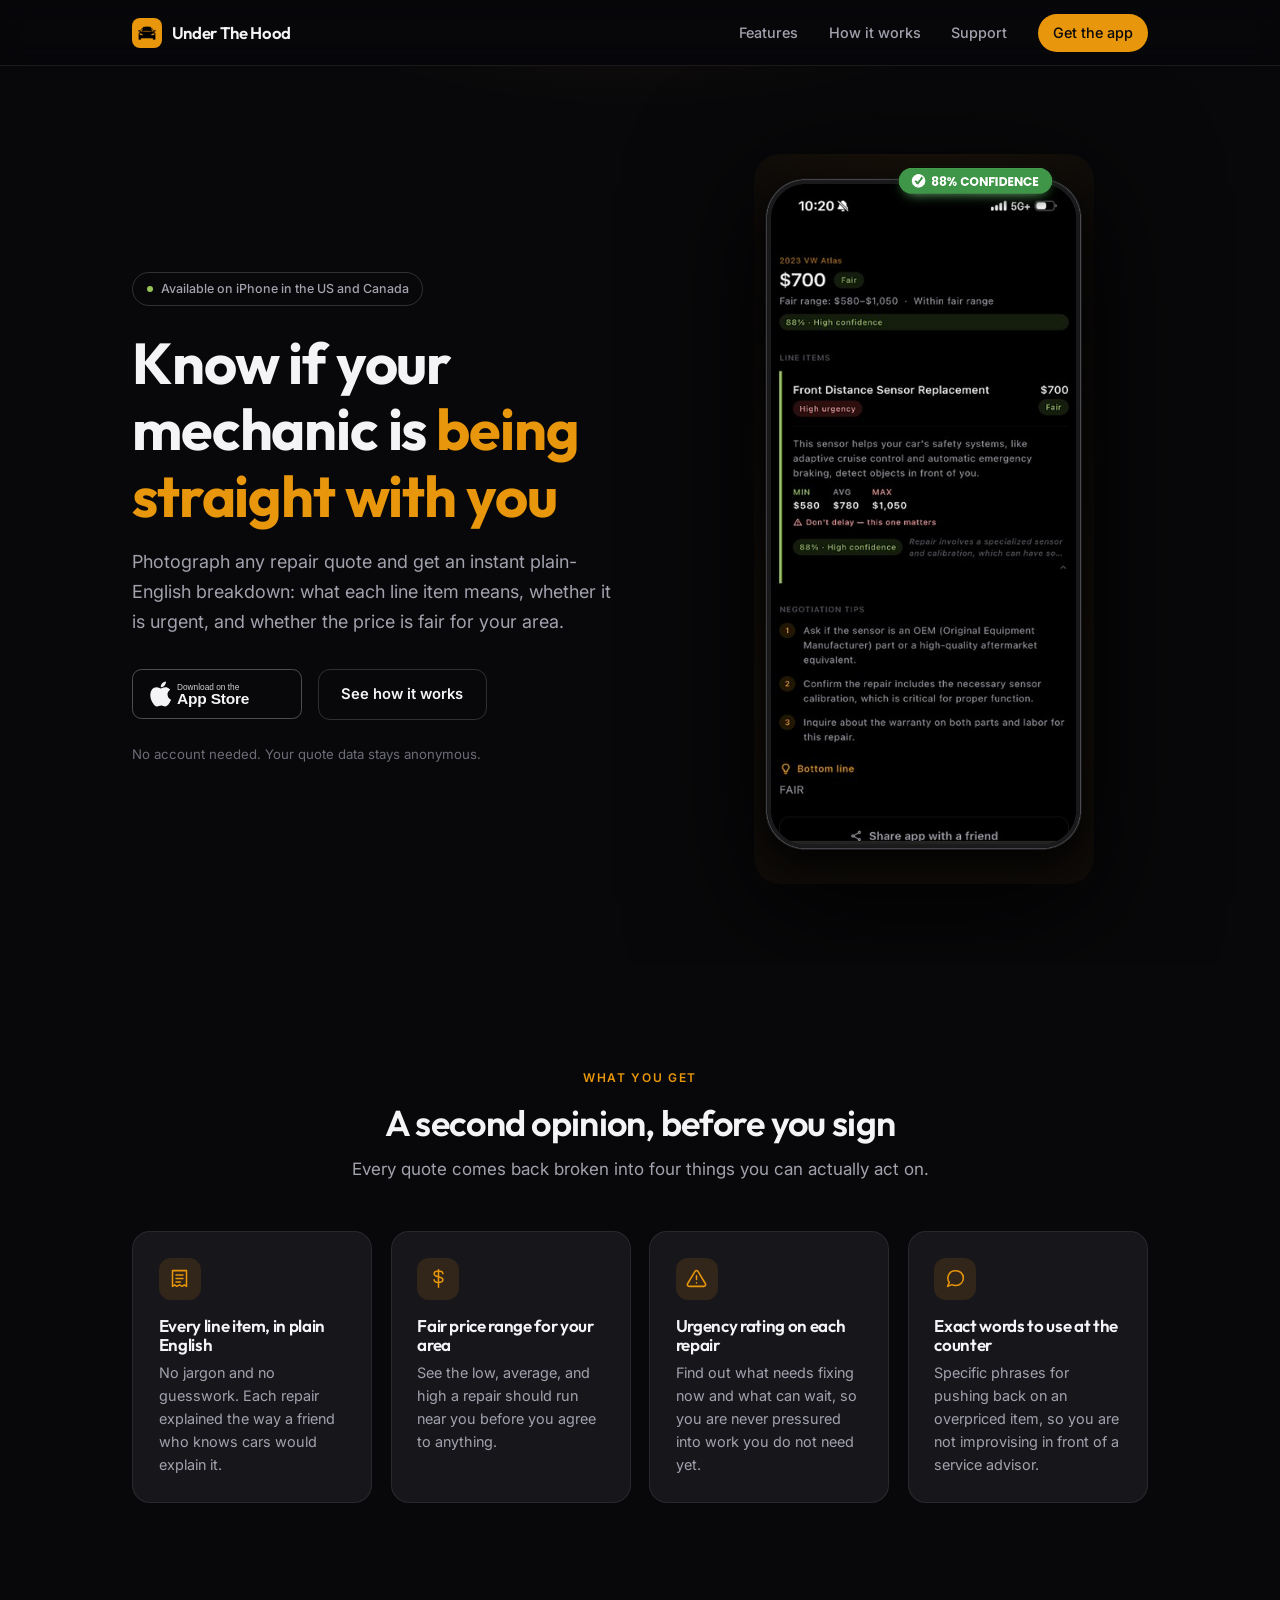
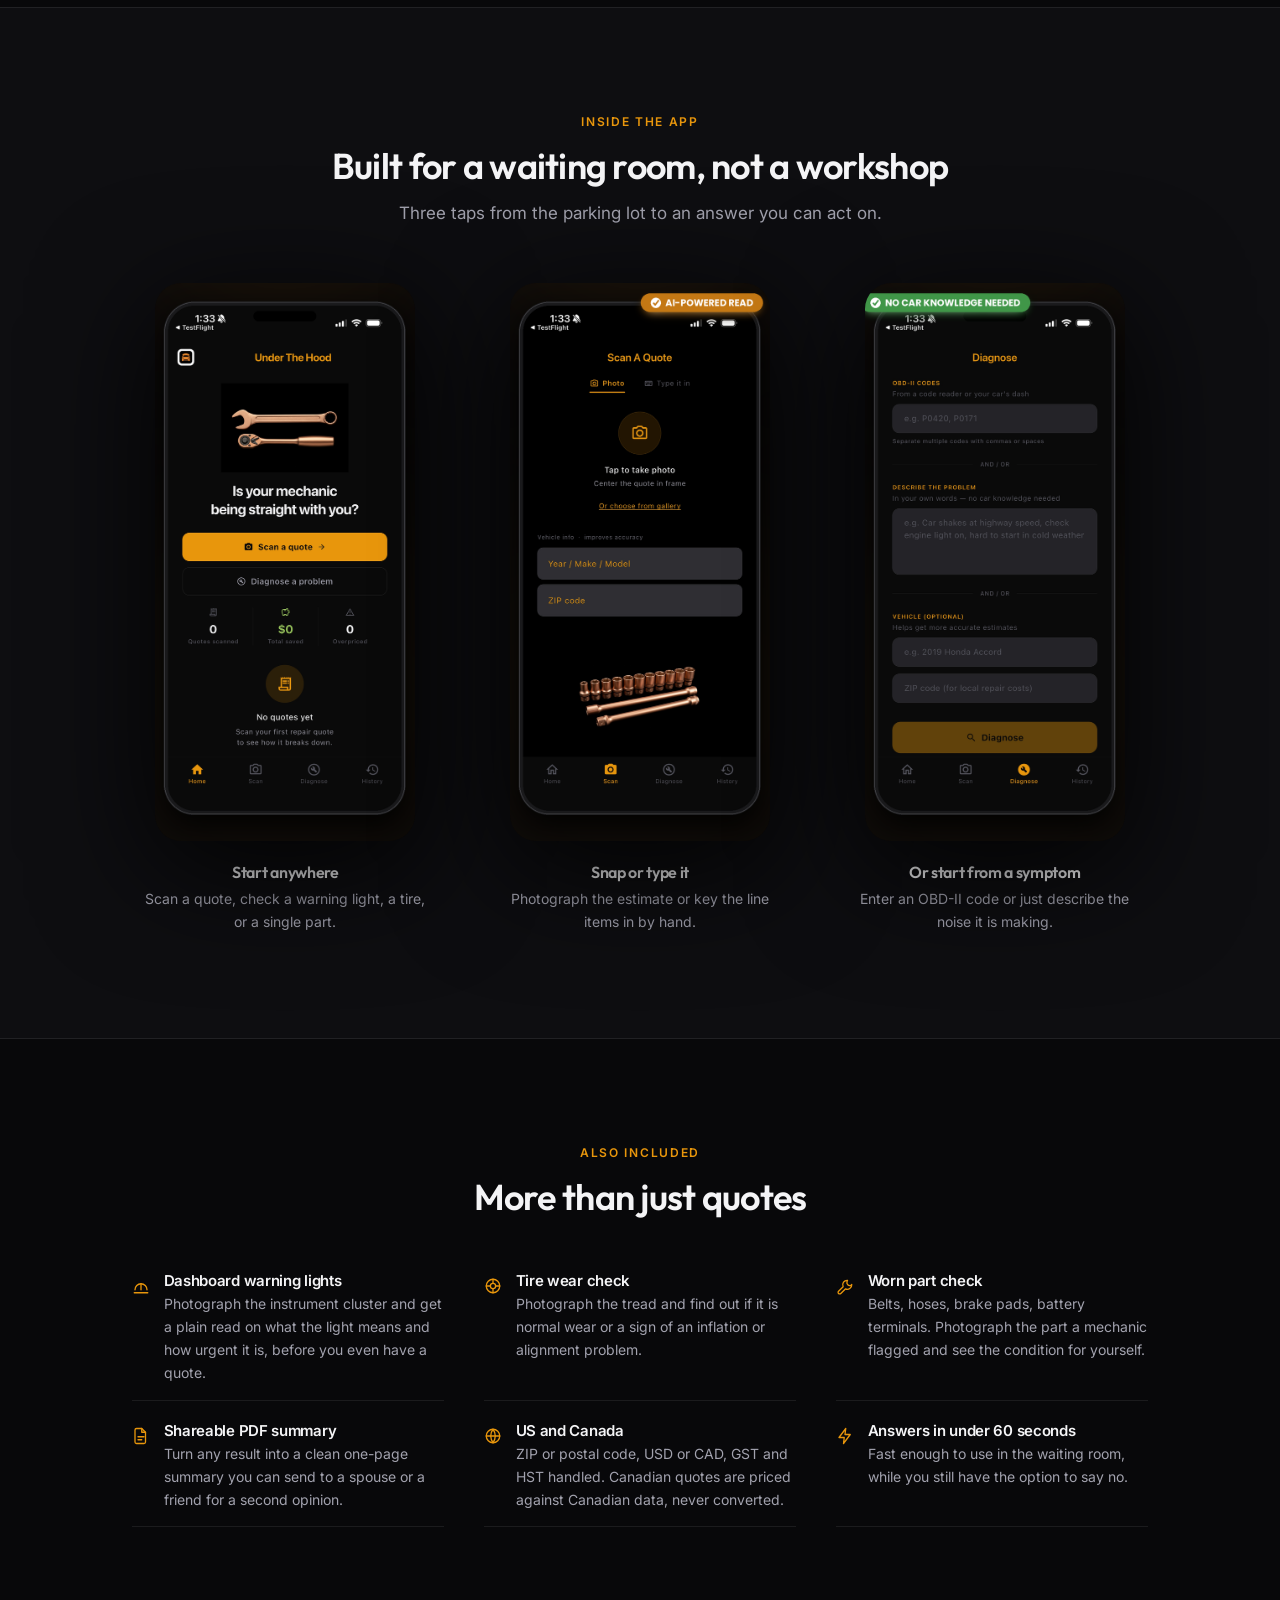
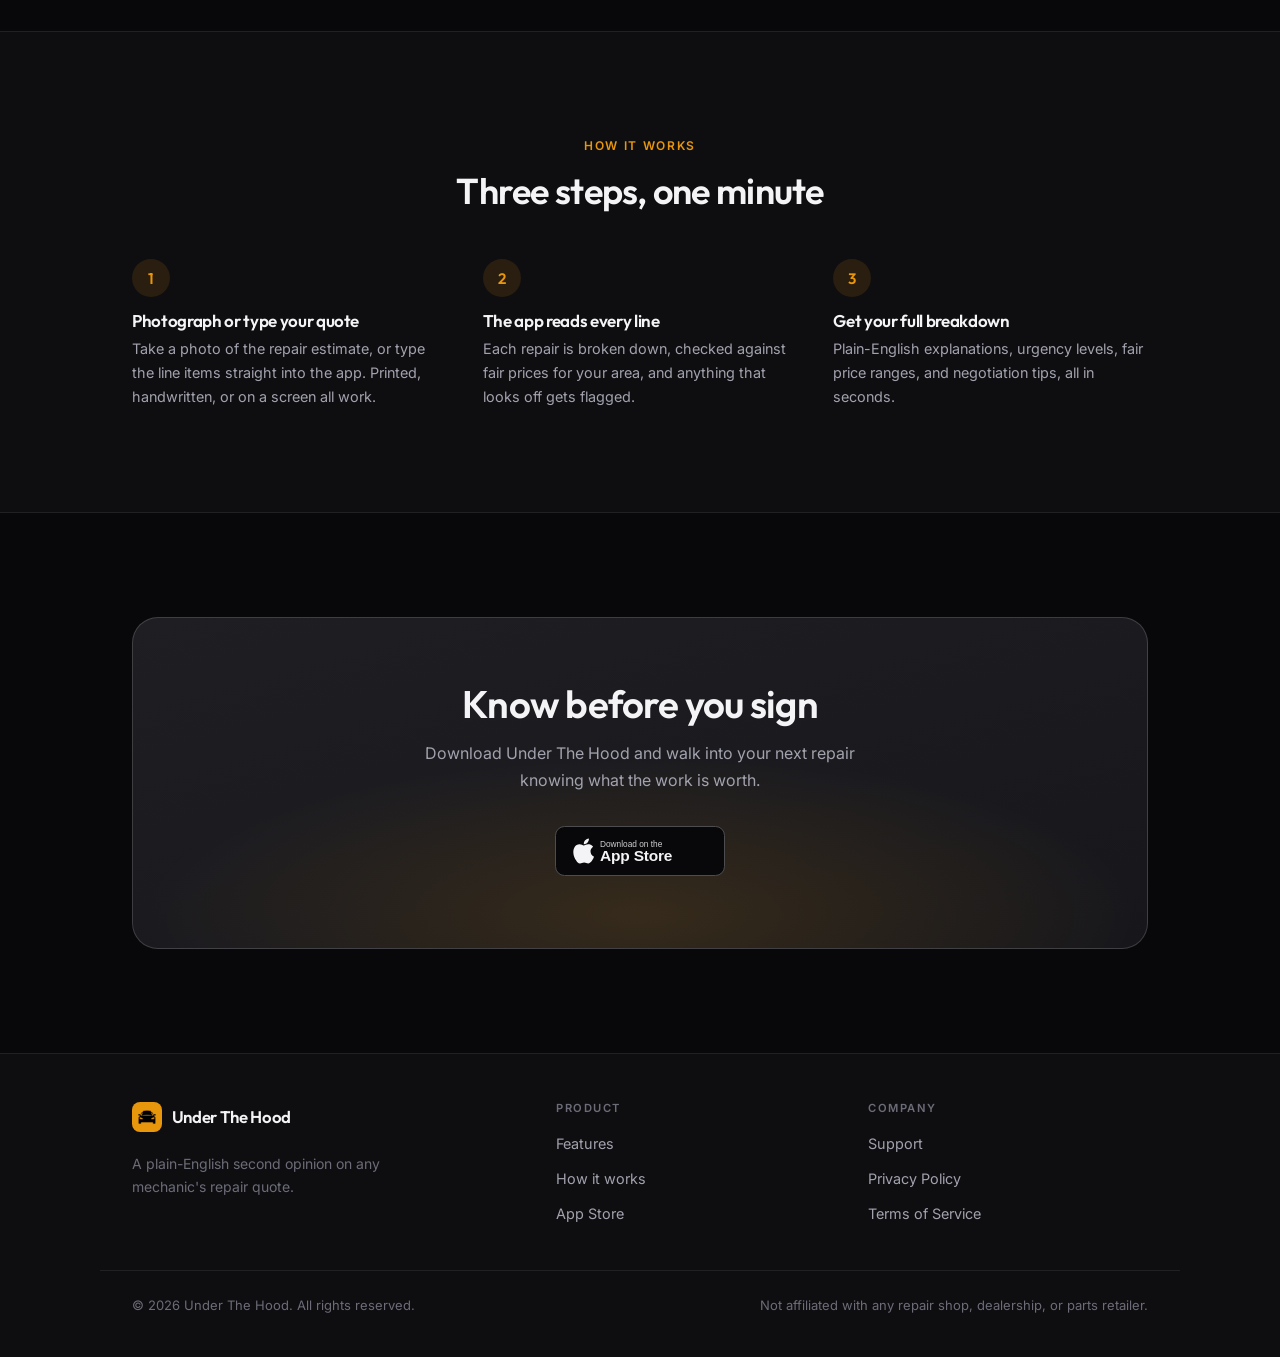
<file: index.html>
<!DOCTYPE html>
<html lang="en">
<head>
  <meta charset="UTF-8">
  <meta name="viewport" content="width=device-width, initial-scale=1.0">
  <title>Under The Hood — Know if your mechanic is being straight with you</title>
  <meta name="description" content="Photograph any repair quote and get an instant plain-English breakdown: what each item means, whether it's urgent, and whether the price is fair for your area.">
  <meta name="theme-color" content="#08080A">
  <link rel="icon" type="image/png" sizes="32x32" href="assets/favicon-32.png">
  <link rel="apple-touch-icon" sizes="180x180" href="assets/icon-180.png">
  <meta property="og:title" content="Under The Hood — Know if your mechanic is being straight with you">
  <meta property="og:description" content="Photograph any repair quote and get an instant plain-English breakdown: what each item means, whether it's urgent, and whether the price is fair.">
  <meta property="og:image" content="https://drewspagna1.github.io/Under_The_Hood_Support/assets/icon-512.png">
  <meta property="og:type" content="website">
  <meta name="twitter:card" content="summary_large_image">

  <link rel="preconnect" href="https://fonts.googleapis.com">
  <link rel="preconnect" href="https://fonts.gstatic.com" crossorigin>
  <link href="https://fonts.googleapis.com/css2?family=Outfit:wght@400;500;600;700&family=Inter:wght@400;500;600&display=swap" rel="stylesheet">
  <link rel="stylesheet" href="assets/styles.css">

  <style>
    /* ---- Page-specific: landing ---- */
    .hero {
      position: relative;
      padding: clamp(3rem, 7vw, 5.5rem) 0 clamp(3rem, 7vw, 5rem);
      overflow: hidden;
    }
    .hero::before {
      content: ''; position: absolute; inset: -30% -10% auto; height: 90%;
      background: radial-gradient(50% 55% at 50% 0%, rgba(232,150,12,0.16), transparent 70%);
      pointer-events: none;
    }
    .hero-grid {
      position: relative;
      display: grid; grid-template-columns: 1.05fr 0.95fr;
      gap: clamp(2rem, 6vw, 4.5rem); align-items: center;
    }
    .hero-tag {
      display: inline-flex; align-items: center; gap: 0.5rem;
      border: 1px solid var(--border-hi); border-radius: 999px;
      padding: 0.35rem 0.85rem; margin-bottom: 1.5rem;
      font-size: 0.78rem; font-weight: 500; color: var(--text-sec);
    }
    .hero-tag .dot { width: 6px; height: 6px; border-radius: 50%; background: var(--fair); }
    .hero h1 {
      font-size: clamp(2.2rem, 5.4vw, 3.6rem);
      font-weight: 700; margin-bottom: 1.15rem;
    }
    .hero h1 em { font-style: normal; color: var(--amber); }
    .hero-lede { color: var(--text-sec); font-size: clamp(1rem, 1.6vw, 1.125rem); max-width: 48ch; margin-bottom: 2rem; }
    .hero-actions { display: flex; align-items: center; flex-wrap: wrap; gap: 1rem; }
    .hero-note { color: var(--text-ter); font-size: 0.825rem; margin-top: 1.5rem; }
    .hero-art { justify-self: center; max-width: 340px; width: 100%; }
    @media (max-width: 860px) {
      .hero-grid { grid-template-columns: 1fr; text-align: center; }
      .hero-lede { margin-inline: auto; }
      .hero-actions { justify-content: center; }
      .hero-art { max-width: 290px; order: 2; }
    }

    /* feature grid */
    .grid-3 { display: grid; grid-template-columns: repeat(auto-fit, minmax(228px, 1fr)); gap: 1.15rem; }

    /* screenshot showcase */
    .shots {
      display: grid; grid-template-columns: repeat(3, 1fr);
      gap: clamp(1.5rem, 4vw, 3rem); margin-top: 3.5rem;
    }
    .shot { text-align: center; }
    .shot .device { max-width: 260px; margin: 0 auto 1.4rem; }
    .shot h3 { font-size: 1rem; margin-bottom: 0.35rem; }
    .shot p { font-size: 0.875rem; color: var(--text-sec); max-width: 32ch; margin-inline: auto; }
    @media (max-width: 800px) { .shots { grid-template-columns: 1fr; } .shot .device { max-width: 240px; } }

    /* compact "also checks" list */
    .also {
      display: grid; grid-template-columns: repeat(auto-fit, minmax(280px, 1fr));
      gap: 0.4rem 2.5rem; margin-top: 2.5rem;
    }
    .also-item {
      display: flex; gap: 0.85rem; align-items: flex-start;
      padding: 0.95rem 0; border-bottom: 1px solid var(--border);
    }
    .also-item svg { width: 18px; height: 18px; flex-shrink: 0; margin-top: 0.28rem; stroke: var(--amber); fill: none; stroke-width: 1.75; stroke-linecap: round; stroke-linejoin: round; }
    .also-item h4 { font-family: var(--font-body); font-size: 0.9375rem; font-weight: 600; margin-bottom: 0.15rem; }
    .also-item p { font-size: 0.875rem; color: var(--text-sec); }

    /* steps */
    .steps { display: grid; grid-template-columns: repeat(3, 1fr); gap: clamp(1.25rem, 3vw, 2.25rem); margin-top: 3rem; counter-reset: step; }
    .step { position: relative; padding-top: 3.25rem; }
    .step::before {
      counter-increment: step; content: counter(step);
      position: absolute; top: 0; left: 0;
      width: 38px; height: 38px; border-radius: 50%;
      background: var(--amber-dim); color: var(--amber);
      font-family: var(--font-display); font-weight: 600; font-size: 0.95rem;
      display: grid; place-items: center;
    }
    .step h3 { font-size: 1.0625rem; margin-bottom: 0.4rem; }
    .step p { font-size: 0.9rem; color: var(--text-sec); }
    @media (max-width: 720px) { .steps { grid-template-columns: 1fr; } }

    /* closing CTA */
    .cta {
      background: linear-gradient(165deg, var(--surface-2), var(--surface));
      border: 1px solid var(--border-hi); border-radius: var(--r-xl);
      padding: clamp(2.5rem, 6vw, 4rem) clamp(1.5rem, 5vw, 3rem);
      text-align: center; position: relative; overflow: hidden;
    }
    .cta::before {
      content: ''; position: absolute; inset: auto -20% -60% ; height: 140%;
      background: radial-gradient(closest-side, rgba(232,150,12,0.14), transparent 70%);
      pointer-events: none;
    }
    .cta > * { position: relative; }
    .cta h2 { font-size: clamp(1.7rem, 3.6vw, 2.4rem); margin-bottom: 0.85rem; }
    .cta p { color: var(--text-sec); margin: 0 auto 2rem; max-width: 46ch; }
  </style>
</head>
<body>

<a class="skip-link" href="#main">Skip to content</a>

<header class="nav">
  <div class="nav-inner">
    <a class="nav-logo" href="index.html">
      <img src="assets/icon-180.png" alt="" width="30" height="30">Under The Hood
    </a>
    <nav class="nav-links" aria-label="Main">
      <a href="#features">Features</a>
      <a href="#how">How it works</a>
      <a href="support.html">Support</a>
      <a class="nav-cta" href="https://apps.apple.com/app/id6781524500" target="_blank" rel="noopener">Get the app</a>
    </nav>
  </div>
</header>

<main id="main">

  <!-- ================= HERO ================= -->
  <section class="hero">
    <div class="wrap hero-grid">
      <div>
        <span class="hero-tag"><span class="dot"></span> Available on iPhone in the US and Canada</span>
        <h1>Know if your mechanic is <em>being straight with you</em></h1>
        <p class="hero-lede">
          Photograph any repair quote and get an instant plain-English breakdown: what each
          line item means, whether it is urgent, and whether the price is fair for your area.
        </p>
        <div class="hero-actions">
          <!-- Locale-less link: Apple redirects each visitor to their own regional store.
               Do not hardcode /us/, a Canadian visitor would get "not available in your country". -->
          <a class="store-badge" href="https://apps.apple.com/app/id6781524500" target="_blank" rel="noopener">
            <img src="assets/app-store-badge.svg" alt="Download Under The Hood on the App Store" width="170" height="52">
          </a>
          <a class="btn btn-ghost" href="#how">See how it works</a>
        </div>
        <p class="hero-note">No account needed. Your quote data stays anonymous.</p>
      </div>
      <div class="hero-art device">
        <img src="assets/shot-results.png"
             alt="Under The Hood showing a $700 sensor replacement rated as a fair price, with an explanation, a fair price range, and negotiation tips"
             width="620" height="1331" fetchpriority="high">
      </div>
    </div>
  </section>

  <!-- ================= CORE FEATURES ================= -->
  <section class="section" id="features">
    <div class="wrap">
      <div class="center" style="margin-bottom:3rem">
        <p class="eyebrow">What you get</p>
        <h2 class="section-title">A second opinion, before you sign</h2>
        <p class="lede">Every quote comes back broken into four things you can actually act on.</p>
      </div>

      <div class="grid-3">
        <article class="card reveal">
          <div class="card-icon">
            <svg viewBox="0 0 24 24"><path d="M4 3h16v18l-2.5-1.6L15 21l-3-1.8L9 21l-2.5-1.6L4 21Z"/><path d="M8 8h8M8 12h8M8 16h5"/></svg>
          </div>
          <h3>Every line item, in plain English</h3>
          <p>No jargon and no guesswork. Each repair explained the way a friend who knows cars would explain it.</p>
        </article>

        <article class="card reveal">
          <div class="card-icon">
            <svg viewBox="0 0 24 24"><path d="M12 2v20"/><path d="M17 6.5c0-2-2.2-3-5-3s-5 .9-5 3 2 2.8 5 3.5 5 1.5 5 3.5-2.2 3-5 3-5-1-5-3"/></svg>
          </div>
          <h3>Fair price range for your area</h3>
          <p>See the low, average, and high a repair should run near you before you agree to anything.</p>
        </article>

        <article class="card reveal">
          <div class="card-icon">
            <svg viewBox="0 0 24 24"><path d="M10.3 3.9 1.8 18a2 2 0 0 0 1.7 3h17a2 2 0 0 0 1.7-3L13.7 3.9a2 2 0 0 0-3.4 0Z"/><path d="M12 9v4M12 17h.01"/></svg>
          </div>
          <h3>Urgency rating on each repair</h3>
          <p>Find out what needs fixing now and what can wait, so you are never pressured into work you do not need yet.</p>
        </article>

        <article class="card reveal">
          <div class="card-icon">
            <svg viewBox="0 0 24 24"><path d="M21 11.5a8.4 8.4 0 0 1-9 8.4 9 9 0 0 1-4.1-.9L3 21l1.9-4.6A8.4 8.4 0 0 1 12 3.1a8.4 8.4 0 0 1 9 8.4Z"/></svg>
          </div>
          <h3>Exact words to use at the counter</h3>
          <p>Specific phrases for pushing back on an overpriced item, so you are not improvising in front of a service advisor.</p>
        </article>
      </div>
    </div>
  </section>

  <!-- ================= SCREENSHOTS ================= -->
  <section class="section" style="background:var(--bg-soft);border-block:1px solid var(--border)">
    <div class="wrap">
      <div class="center">
        <p class="eyebrow">Inside the app</p>
        <h2 class="section-title">Built for a waiting room, not a workshop</h2>
        <p class="lede">Three taps from the parking lot to an answer you can act on.</p>
      </div>

      <div class="shots">
        <div class="shot reveal">
          <div class="device"><img src="assets/shot-home.png" alt="The Under The Hood home screen with Scan a quote and Diagnose a problem buttons" width="620" height="1331" loading="lazy"></div>
          <h3>Start anywhere</h3>
          <p>Scan a quote, check a warning light, a tire, or a single part.</p>
        </div>
        <div class="shot reveal">
          <div class="device"><img src="assets/shot-scan.png" alt="The scan screen, with a photo tab, a type-it-in tab, and fields for vehicle and location" width="620" height="1331" loading="lazy"></div>
          <h3>Snap or type it</h3>
          <p>Photograph the estimate or key the line items in by hand.</p>
        </div>
        <div class="shot reveal">
          <div class="device"><img src="assets/shot-diagnose.png" alt="The diagnose screen, where you can enter an OBD-II code or describe a symptom" width="620" height="1331" loading="lazy"></div>
          <h3>Or start from a symptom</h3>
          <p>Enter an OBD-II code or just describe the noise it is making.</p>
        </div>
      </div>
    </div>
  </section>

  <!-- ================= SECONDARY FEATURES ================= -->
  <section class="section">
    <div class="wrap">
      <div class="center">
        <p class="eyebrow">Also included</p>
        <h2 class="section-title">More than just quotes</h2>
      </div>

      <div class="also">
        <div class="also-item">
          <svg viewBox="0 0 24 24"><path d="M4 17a8 8 0 0 1 16 0"/><path d="M12 17V9"/><path d="M3 21h18"/></svg>
          <div><h4>Dashboard warning lights</h4><p>Photograph the instrument cluster and get a plain read on what the light means and how urgent it is, before you even have a quote.</p></div>
        </div>
        <div class="also-item">
          <svg viewBox="0 0 24 24"><circle cx="12" cy="12" r="9"/><circle cx="12" cy="12" r="3.5"/><path d="M12 3v5.5M12 15.5V21M3 12h5.5M15.5 12H21"/></svg>
          <div><h4>Tire wear check</h4><p>Photograph the tread and find out if it is normal wear or a sign of an inflation or alignment problem.</p></div>
        </div>
        <div class="also-item">
          <svg viewBox="0 0 24 24"><path d="M14.7 6.3a4 4 0 0 0 5 5L21 10a6 6 0 0 1-8.5 5.9L6.4 22a2.1 2.1 0 0 1-3-3l6.1-6.1A6 6 0 0 1 15.4 4.4Z"/></svg>
          <div><h4>Worn part check</h4><p>Belts, hoses, brake pads, battery terminals. Photograph the part a mechanic flagged and see the condition for yourself.</p></div>
        </div>
        <div class="also-item">
          <svg viewBox="0 0 24 24"><path d="M4 4a2 2 0 0 1 2-2h7l5 5v13a2 2 0 0 1-2 2H6a2 2 0 0 1-2-2Z"/><path d="M13 2v5h5"/><path d="M8 13h8M8 17h5"/></svg>
          <div><h4>Shareable PDF summary</h4><p>Turn any result into a clean one-page summary you can send to a spouse or a friend for a second opinion.</p></div>
        </div>
        <div class="also-item">
          <svg viewBox="0 0 24 24"><circle cx="12" cy="12" r="9"/><path d="M3 12h18"/><path d="M12 3a15 15 0 0 1 0 18 15 15 0 0 1 0-18Z"/></svg>
          <div><h4>US and Canada</h4><p>ZIP or postal code, USD or CAD, GST and HST handled. Canadian quotes are priced against Canadian data, never converted.</p></div>
        </div>
        <div class="also-item">
          <svg viewBox="0 0 24 24"><path d="M13 2 4 14h7l-1 8 9-12h-7Z"/></svg>
          <div><h4>Answers in under 60 seconds</h4><p>Fast enough to use in the waiting room, while you still have the option to say no.</p></div>
        </div>
      </div>
    </div>
  </section>

  <!-- ================= HOW IT WORKS ================= -->
  <section class="section" id="how" style="background:var(--bg-soft);border-block:1px solid var(--border)">
    <div class="wrap">
      <div class="center">
        <p class="eyebrow">How it works</p>
        <h2 class="section-title">Three steps, one minute</h2>
      </div>

      <div class="steps">
        <div class="step reveal">
          <h3>Photograph or type your quote</h3>
          <p>Take a photo of the repair estimate, or type the line items straight into the app. Printed, handwritten, or on a screen all work.</p>
        </div>
        <div class="step reveal">
          <h3>The app reads every line</h3>
          <p>Each repair is broken down, checked against fair prices for your area, and anything that looks off gets flagged.</p>
        </div>
        <div class="step reveal">
          <h3>Get your full breakdown</h3>
          <p>Plain-English explanations, urgency levels, fair price ranges, and negotiation tips, all in seconds.</p>
        </div>
      </div>
    </div>
  </section>

  <!-- ================= CLOSING CTA ================= -->
  <section class="section">
    <div class="wrap">
      <div class="cta">
        <h2>Know before you sign</h2>
        <p>Download Under The Hood and walk into your next repair knowing what the work is worth.</p>
        <a class="store-badge" href="https://apps.apple.com/app/id6781524500" target="_blank" rel="noopener">
          <img src="assets/app-store-badge.svg" alt="Download Under The Hood on the App Store" width="170" height="52" loading="lazy">
        </a>
      </div>
    </div>
  </section>

</main>

<footer class="footer">
  <div class="footer-grid">
    <div class="footer-brand">
      <a class="nav-logo" href="index.html"><img src="assets/icon-180.png" alt="" width="30" height="30">Under The Hood</a>
      <p>A plain-English second opinion on any mechanic's repair quote.</p>
    </div>
    <div>
      <h4>Product</h4>
      <ul>
        <li><a href="#features">Features</a></li>
        <li><a href="#how">How it works</a></li>
        <li><a href="https://apps.apple.com/app/id6781524500" target="_blank" rel="noopener">App Store</a></li>
      </ul>
    </div>
    <div>
      <h4>Company</h4>
      <ul>
        <li><a href="support.html">Support</a></li>
        <li><a href="privacy.html">Privacy Policy</a></li>
        <li><a href="terms.html">Terms of Service</a></li>
      </ul>
    </div>
  </div>
  <div class="footer-legal">
    <span>&copy; 2026 Under The Hood. All rights reserved.</span>
    <span>Not affiliated with any repair shop, dealership, or parts retailer.</span>
  </div>
</footer>

<script>
  (function () {
    var els = document.querySelectorAll('.reveal');
    if (!('IntersectionObserver' in window) ||
        window.matchMedia('(prefers-reduced-motion: reduce)').matches) {
      els.forEach(function (el) { el.classList.add('in'); });
      return;
    }
    var io = new IntersectionObserver(function (entries) {
      entries.forEach(function (entry) {
        if (!entry.isIntersecting) return;
        var sibs = Array.prototype.slice.call(entry.target.parentNode.children);
        entry.target.style.transitionDelay = (sibs.indexOf(entry.target) * 70) + 'ms';
        entry.target.classList.add('in');
        io.unobserve(entry.target);
      });
    }, { threshold: 0.12, rootMargin: '0px 0px -40px' });
    els.forEach(function (el) { io.observe(el); });
  })();
</script>

</body>
</html>
</file>
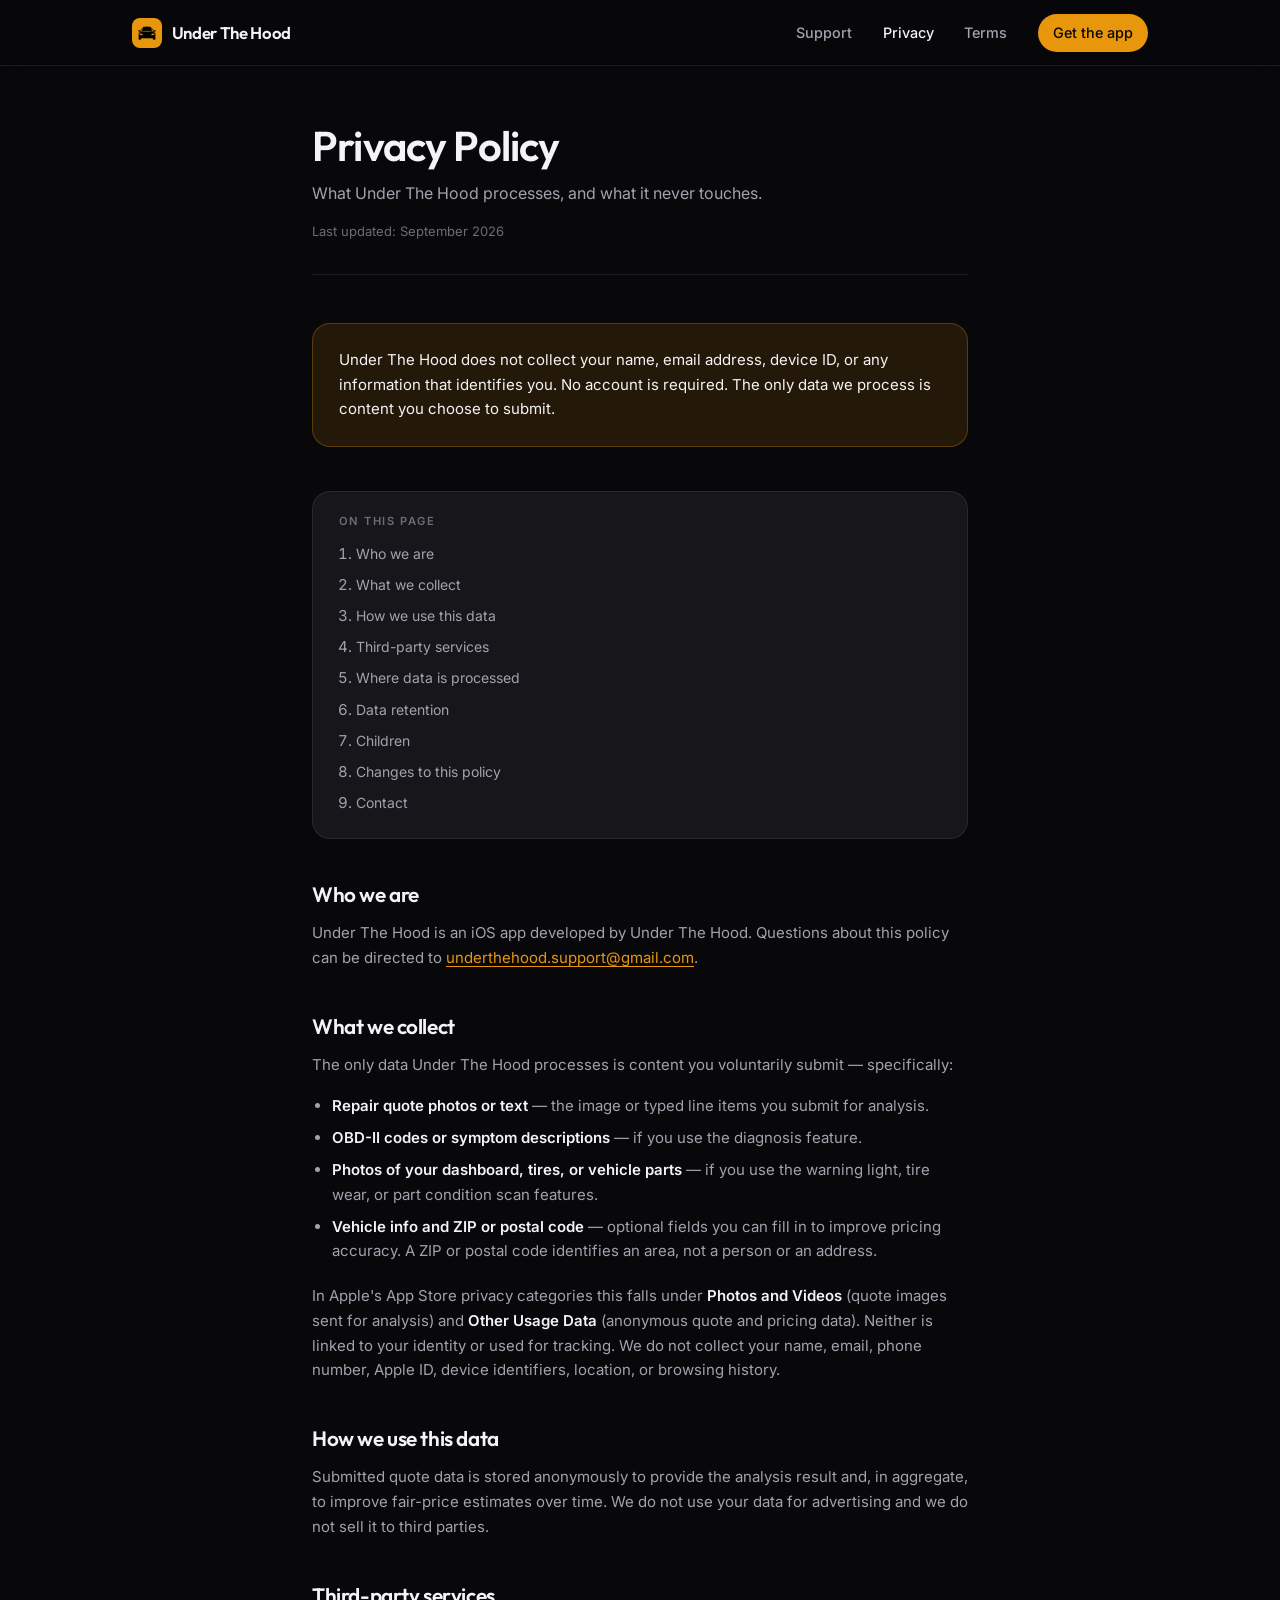
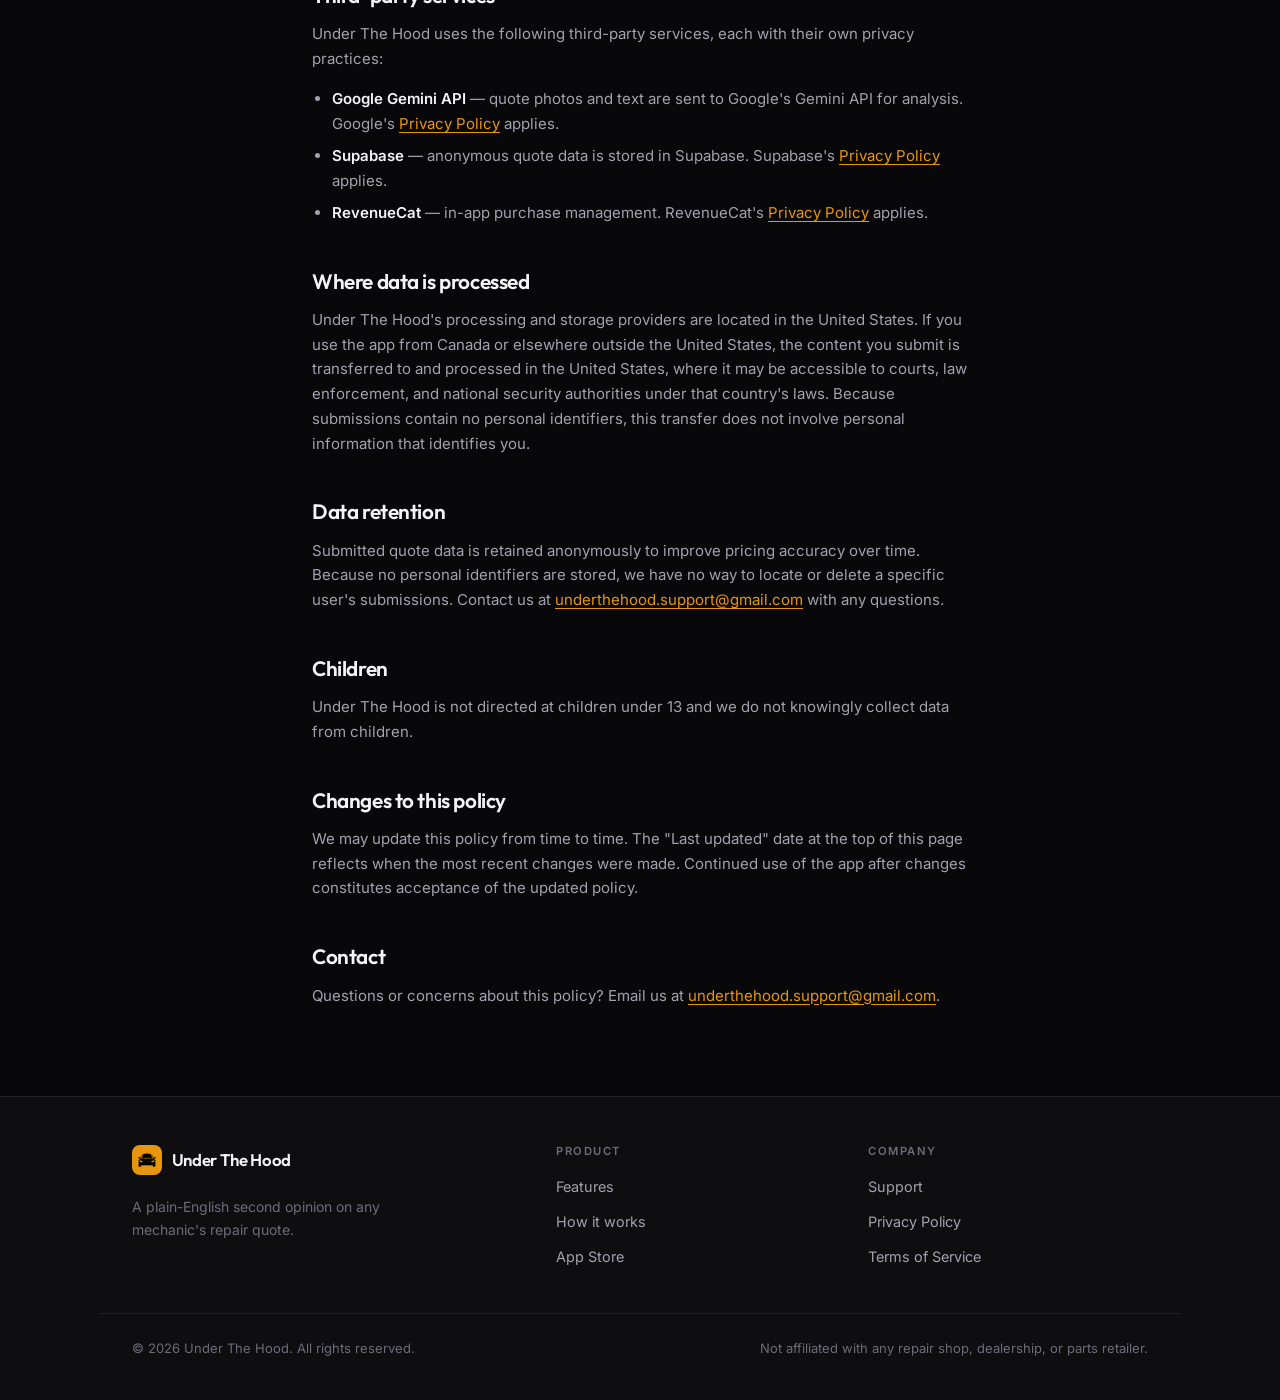
<file: privacy.html>
<!DOCTYPE html>
<html lang="en">
<head>
  <meta charset="UTF-8">
  <meta name="viewport" content="width=device-width, initial-scale=1.0">
  <title>Privacy Policy — Under The Hood</title>
  <meta name="description" content="Under The Hood collects no name, email, or device identifier. Read what is processed and why.">
  <meta name="theme-color" content="#08080A">
  <link rel="icon" type="image/png" sizes="32x32" href="assets/favicon-32.png">
  <link rel="apple-touch-icon" sizes="180x180" href="assets/icon-180.png">
  <link rel="preconnect" href="https://fonts.googleapis.com">
  <link rel="preconnect" href="https://fonts.gstatic.com" crossorigin>
  <link href="https://fonts.googleapis.com/css2?family=Outfit:wght@400;500;600;700&family=Inter:wght@400;500;600&display=swap" rel="stylesheet">
  <link rel="stylesheet" href="assets/styles.css">
  <style>
    .highlight-box {
      background: var(--amber-dim);
      border: 1px solid rgba(232,150,12,0.28);
      border-radius: var(--r-lg);
      padding: 1.5rem 1.6rem;
      margin-bottom: 2.75rem;
    }
    .highlight-box p { color: var(--text); font-size: 0.9375rem; margin: 0; }
  </style>
</head>
<body>

<a class="skip-link" href="#main">Skip to content</a>

<header class="nav">
  <div class="nav-inner">
    <a class="nav-logo" href="index.html"><img src="assets/icon-180.png" alt="" width="30" height="30">Under The Hood</a>
    <nav class="nav-links" aria-label="Main">
      <a href="support.html">Support</a>
      <a href="privacy.html" aria-current="page">Privacy</a>
      <a href="terms.html">Terms</a>
      <a class="nav-cta" href="https://apps.apple.com/app/id6781524500" target="_blank" rel="noopener">Get the app</a>
    </nav>
  </div>
</header>

<main id="main">
  <div class="prose">
    <div class="doc-header">
      <h1>Privacy Policy</h1>
      <p class="subtitle">What Under The Hood processes, and what it never touches.</p>
      <p class="doc-meta">Last updated: September 2026</p>
    </div>

    <div class="doc-body">
      <div class="highlight-box">
        <p>Under The Hood does not collect your name, email address, device ID, or any information that identifies you. No account is required. The only data we process is content you choose to submit.</p>
      </div>

      <nav class="toc" aria-label="On this page">
        <h2>On this page</h2>
        <ol>
          <li><a href="#who-we-are">Who we are</a></li>
          <li><a href="#what-we-collect">What we collect</a></li>
          <li><a href="#how-we-use">How we use this data</a></li>
          <li><a href="#third-party">Third-party services</a></li>
          <li><a href="#where-processed">Where data is processed</a></li>
          <li><a href="#retention">Data retention</a></li>
          <li><a href="#children">Children</a></li>
          <li><a href="#changes">Changes to this policy</a></li>
          <li><a href="#contact">Contact</a></li>
        </ol>
      </nav>

      <h2 id="who-we-are">Who we are</h2>
      <p>Under The Hood is an iOS app developed by Under The Hood. Questions about this policy can be directed to <a href="mailto:underthehood.support@gmail.com">underthehood.support@gmail.com</a>.</p>

      <h2 id="what-we-collect">What we collect</h2>
      <p>The only data Under The Hood processes is content you voluntarily submit — specifically:</p>
      <ul>
        <li><strong>Repair quote photos or text</strong> — the image or typed line items you submit for analysis.</li>
        <li><strong>OBD-II codes or symptom descriptions</strong> — if you use the diagnosis feature.</li>
        <li><strong>Photos of your dashboard, tires, or vehicle parts</strong> — if you use the warning light, tire wear, or part condition scan features.</li>
        <li><strong>Vehicle info and ZIP or postal code</strong> — optional fields you can fill in to improve pricing accuracy. A ZIP or postal code identifies an area, not a person or an address.</li>
      </ul>
      <p>In Apple's App Store privacy categories this falls under <strong>Photos and Videos</strong> (quote images sent for analysis) and <strong>Other Usage Data</strong> (anonymous quote and pricing data). Neither is linked to your identity or used for tracking. We do not collect your name, email, phone number, Apple ID, device identifiers, location, or browsing history.</p>

      <h2 id="how-we-use">How we use this data</h2>
      <p>Submitted quote data is stored anonymously to provide the analysis result and, in aggregate, to improve fair-price estimates over time. We do not use your data for advertising and we do not sell it to third parties.</p>

      <h2 id="third-party">Third-party services</h2>
      <p>Under The Hood uses the following third-party services, each with their own privacy practices:</p>
      <ul>
        <li><strong>Google Gemini API</strong> — quote photos and text are sent to Google's Gemini API for analysis. Google's <a href="https://policies.google.com/privacy" target="_blank" rel="noopener">Privacy Policy</a> applies.</li>
        <li><strong>Supabase</strong> — anonymous quote data is stored in Supabase. Supabase's <a href="https://supabase.com/privacy" target="_blank" rel="noopener">Privacy Policy</a> applies.</li>
        <li><strong>RevenueCat</strong> — in-app purchase management. RevenueCat's <a href="https://www.revenuecat.com/privacy" target="_blank" rel="noopener">Privacy Policy</a> applies.</li>
      </ul>

      <h2 id="where-processed">Where data is processed</h2>
      <p>Under The Hood's processing and storage providers are located in the United States. If you use the app from Canada or elsewhere outside the United States, the content you submit is transferred to and processed in the United States, where it may be accessible to courts, law enforcement, and national security authorities under that country's laws. Because submissions contain no personal identifiers, this transfer does not involve personal information that identifies you.</p>

      <h2 id="retention">Data retention</h2>
      <p>Submitted quote data is retained anonymously to improve pricing accuracy over time. Because no personal identifiers are stored, we have no way to locate or delete a specific user's submissions. Contact us at <a href="mailto:underthehood.support@gmail.com">underthehood.support@gmail.com</a> with any questions.</p>

      <h2 id="children">Children</h2>
      <p>Under The Hood is not directed at children under 13 and we do not knowingly collect data from children.</p>

      <h2 id="changes">Changes to this policy</h2>
      <p>We may update this policy from time to time. The "Last updated" date at the top of this page reflects when the most recent changes were made. Continued use of the app after changes constitutes acceptance of the updated policy.</p>

      <h2 id="contact">Contact</h2>
      <p>Questions or concerns about this policy? Email us at <a href="mailto:underthehood.support@gmail.com">underthehood.support@gmail.com</a>.</p>
    </div>
  </div>
</main>

<footer class="footer">
  <div class="footer-grid">
    <div class="footer-brand">
      <a class="nav-logo" href="index.html"><img src="assets/icon-180.png" alt="" width="30" height="30">Under The Hood</a>
      <p>A plain-English second opinion on any mechanic's repair quote.</p>
    </div>
    <div>
      <h4>Product</h4>
      <ul>
        <li><a href="index.html#features">Features</a></li>
        <li><a href="index.html#how">How it works</a></li>
        <li><a href="https://apps.apple.com/app/id6781524500" target="_blank" rel="noopener">App Store</a></li>
      </ul>
    </div>
    <div>
      <h4>Company</h4>
      <ul>
        <li><a href="support.html">Support</a></li>
        <li><a href="privacy.html">Privacy Policy</a></li>
        <li><a href="terms.html">Terms of Service</a></li>
      </ul>
    </div>
  </div>
  <div class="footer-legal">
    <span>&copy; 2026 Under The Hood. All rights reserved.</span>
    <span>Not affiliated with any repair shop, dealership, or parts retailer.</span>
  </div>
</footer>

</body>
</html>
</file>
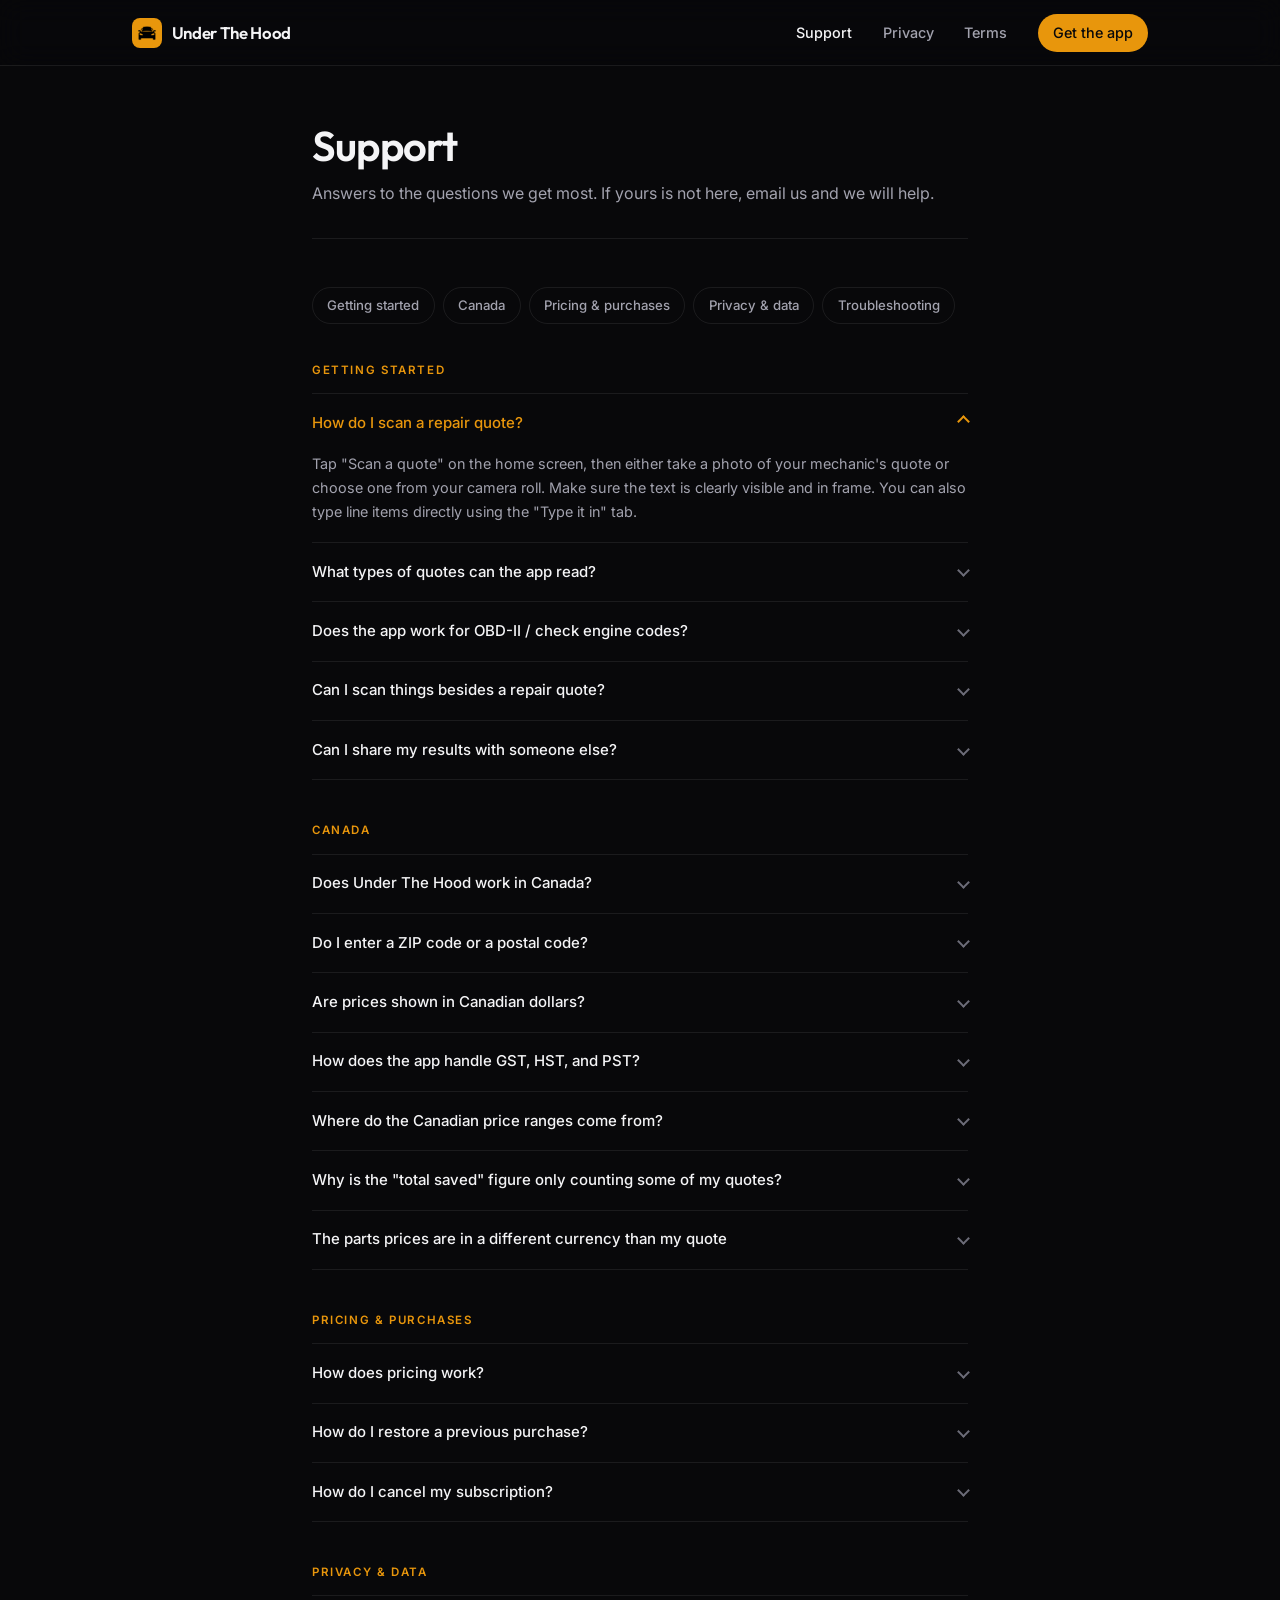
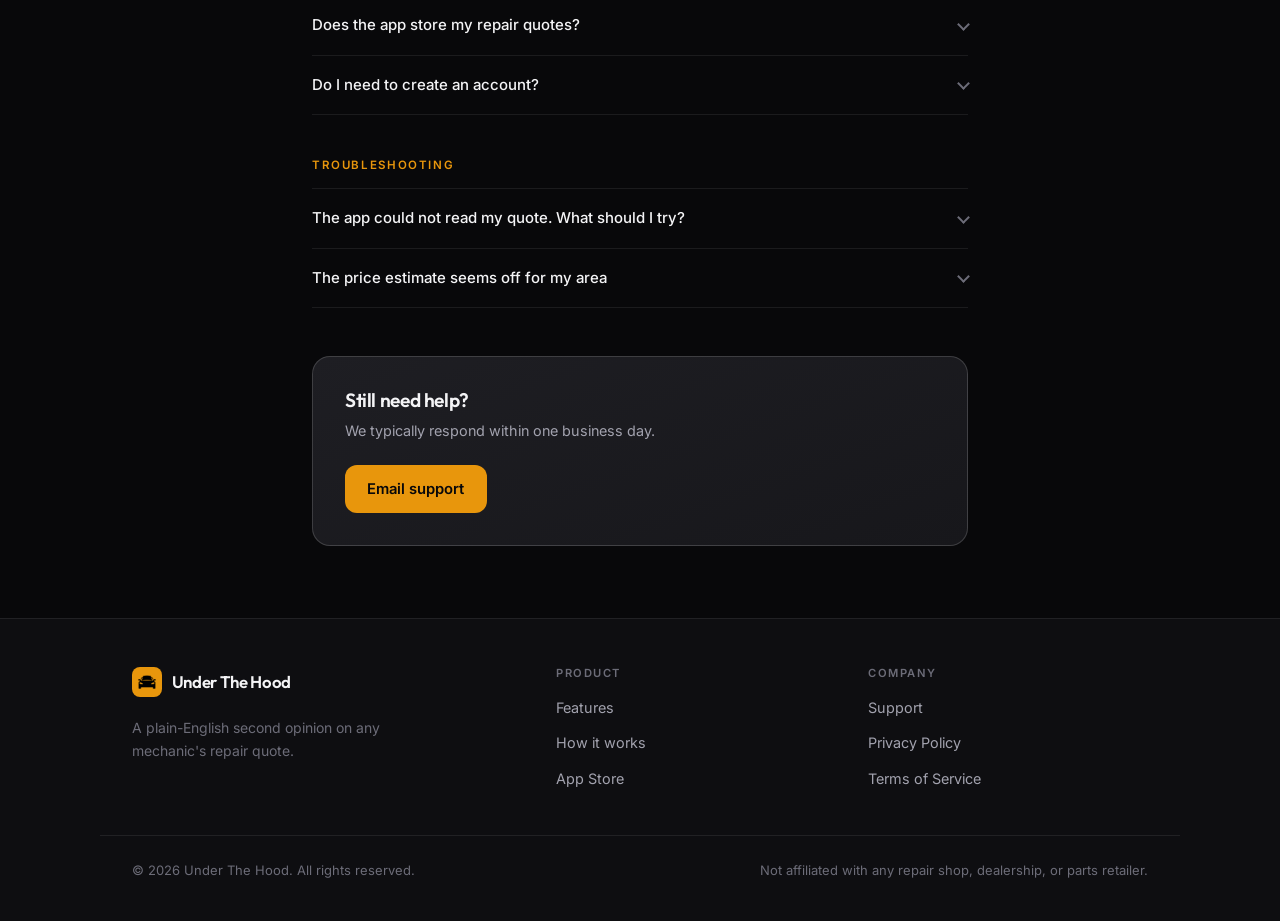
<file: support.html>
<!DOCTYPE html>
<html lang="en">
<head>
  <meta charset="UTF-8">
  <meta name="viewport" content="width=device-width, initial-scale=1.0">
  <title>Support — Under The Hood</title>
  <meta name="description" content="Help with Under The Hood: scanning quotes, Canadian pricing, subscriptions, privacy, and troubleshooting.">
  <meta name="theme-color" content="#08080A">
  <link rel="icon" type="image/png" sizes="32x32" href="assets/favicon-32.png">
  <link rel="apple-touch-icon" sizes="180x180" href="assets/icon-180.png">
  <link rel="preconnect" href="https://fonts.googleapis.com">
  <link rel="preconnect" href="https://fonts.gstatic.com" crossorigin>
  <link href="https://fonts.googleapis.com/css2?family=Outfit:wght@400;500;600;700&family=Inter:wght@400;500;600&display=swap" rel="stylesheet">
  <link rel="stylesheet" href="assets/styles.css">
</head>
<body>

<a class="skip-link" href="#main">Skip to content</a>

<header class="nav">
  <div class="nav-inner">
    <a class="nav-logo" href="index.html"><img src="assets/icon-180.png" alt="" width="30" height="30">Under The Hood</a>
    <nav class="nav-links" aria-label="Main">
      <a href="support.html" aria-current="page">Support</a>
      <a href="privacy.html">Privacy</a>
      <a href="terms.html">Terms</a>
      <a class="nav-cta" href="https://apps.apple.com/app/id6781524500" target="_blank" rel="noopener">Get the app</a>
    </nav>
  </div>
</header>

<main id="main">
  <div class="prose">
    <div class="doc-header">
      <h1>Support</h1>
      <p class="subtitle">Answers to the questions we get most. If yours is not here, email us and we will help.</p>
    </div>

    <div class="doc-body">
      <nav class="faq-nav" aria-label="Jump to a topic">
        <a href="#getting-started">Getting started</a>
        <a href="#canada">Canada</a>
        <a href="#pricing">Pricing &amp; purchases</a>
        <a href="#privacy">Privacy &amp; data</a>
        <a href="#troubleshooting">Troubleshooting</a>
      </nav>

      <!-- ============ GETTING STARTED ============ -->
      <section class="faq-group" id="getting-started">
        <h2>Getting started</h2>

        <details class="faq-item" open>
          <summary>How do I scan a repair quote?</summary>
          <div class="faq-answer">
            <p>Tap "Scan a quote" on the home screen, then either take a photo of your mechanic's quote or choose one from your camera roll. Make sure the text is clearly visible and in frame. You can also type line items directly using the "Type it in" tab.</p>
          </div>
        </details>

        <details class="faq-item">
          <summary>What types of quotes can the app read?</summary>
          <div class="faq-answer">
            <p>Under The Hood works with printed quotes, handwritten estimates, digital PDFs photographed on screen, and typed text. For best results, ensure the image is well-lit and the text is not cut off.</p>
          </div>
        </details>

        <details class="faq-item">
          <summary>Does the app work for OBD-II / check engine codes?</summary>
          <div class="faq-answer">
            <p>Yes. Tap "Diagnose a problem" on the home screen and enter your OBD-II code (e.g. P0420) or describe the symptom in plain English. The app will explain what it means and what typically causes it.</p>
          </div>
        </details>

        <details class="faq-item">
          <summary>Can I scan things besides a repair quote?</summary>
          <div class="faq-answer">
            <p>Yes. From the home screen you can also photograph your dashboard to get a plain-English read on a warning light, photograph a tire to check tread wear, or photograph a specific part (a belt, hose, brake pad, or battery terminal) to see its condition for yourself before agreeing to a repair.</p>
          </div>
        </details>

        <details class="faq-item">
          <summary>Can I share my results with someone else?</summary>
          <div class="faq-answer">
            <p>Yes. On any results screen, tap "Share PDF" to generate a clean one-page summary you can send to a spouse, parent, or friend for a second opinion.</p>
          </div>
        </details>
      </section>

      <!-- ============ CANADA ============ -->
      <!-- Canada live since v1.0.1 (2026-07-29); CA storefront confirmed at
           apps.apple.com/ca/app/under-the-hood/id6781524500 -->
      <section class="faq-group" id="canada">
        <h2>Canada</h2>

        <details class="faq-item">
          <summary>Does Under The Hood work in Canada?</summary>
          <div class="faq-answer">
            <p>Yes. Under The Hood supports both the United States and Canada. Canadian quotes are analyzed in Canadian dollars against Canadian labour rates, not converted from US figures.</p>
          </div>
        </details>

        <details class="faq-item">
          <summary>Do I enter a ZIP code or a postal code?</summary>
          <div class="faq-answer">
            <p>Whichever you have. The location field accepts a 5-digit US ZIP code or a Canadian postal code (for example <em>M5V 2T6</em>). The app works out which country you are in from the code itself, so there is no country to pick.</p>
          </div>
        </details>

        <details class="faq-item">
          <summary>Are prices shown in Canadian dollars?</summary>
          <div class="faq-answer">
            <p>Yes, and they are labelled. A Canadian quote displays as <em>$1,200 CAD</em> (or <em>CA$1,200</em> where space is tight) so a dollar figure is never ambiguous. Nothing is converted at an exchange rate. Canadian quotes are compared against Canadian price data throughout.</p>
          </div>
        </details>

        <details class="faq-item">
          <summary>How does the app handle GST, HST, and PST?</summary>
          <div class="faq-answer">
            <p>Canadian repair invoices are often tax-inclusive, and the rate varies by province. The app separates tax out before judging any price, so a tax-inclusive Ontario invoice is not unfairly flagged as overpriced. The total shown still matches the paper in your hand: the tax is identified and labelled rather than removed.</p>
          </div>
        </details>

        <details class="faq-item">
          <summary>Where do the Canadian price ranges come from?</summary>
          <div class="faq-answer">
            <p>Labour rates are derived from Government of Canada Job Bank wage data for automotive service technicians, mapped to your area using Statistics Canada geography. Parts and repair benchmarks improve over time as more Canadian quotes are submitted, the same way the US data does.</p>
          </div>
        </details>

        <details class="faq-item">
          <summary>Why is the "total saved" figure only counting some of my quotes?</summary>
          <div class="faq-answer">
            <p>Totals are never mixed across currencies, because adding Canadian dollars to US dollars would produce a number that is not money. If you have scanned quotes in both countries, the running total reflects the currency of your most recent quote.</p>
          </div>
        </details>

        <details class="faq-item">
          <summary>The parts prices are in a different currency than my quote</summary>
          <div class="faq-answer">
            <p>Parts comparisons come from live marketplace listings, which occasionally report in a different currency than your quote. When that happens the app says so and skips the overcharge comparison rather than comparing two currencies as if they were one.</p>
          </div>
        </details>
      </section>

      <!-- ============ PRICING ============ -->
      <section class="faq-group" id="pricing">
        <h2>Pricing &amp; purchases</h2>

        <details class="faq-item">
          <summary>How does pricing work?</summary>
          <div class="faq-answer">
            <p>Under The Hood offers two options: a single-scan purchase (<span data-price="single">$2.99</span>) or an annual unlimited subscription (<span data-price="annual">$19.99/year</span>). Each scan or subscription unlocks full access to the line-item breakdown, pricing data, and negotiation tips.</p>
            <p id="currency-note" hidden>Prices shown in Canadian dollars are approximate. Your App Store shows the exact amount before you buy.</p>
            <p>Prices listed here are in US dollars. Your App Store shows the amount in your local currency before you buy.</p>
          </div>
        </details>

        <details class="faq-item">
          <summary>How do I restore a previous purchase?</summary>
          <div class="faq-answer">
            <p>Tap "Restore purchases" on the paywall screen. Your purchase is tied to your Apple ID, so restoring will re-activate access on any device signed in with the same Apple ID.</p>
          </div>
        </details>

        <details class="faq-item">
          <summary>How do I cancel my subscription?</summary>
          <div class="faq-answer">
            <p>Open the Settings app on your iPhone, tap your name, then Subscriptions, then Under The Hood, then Cancel Subscription. Alternatively, visit <a href="https://apps.apple.com/account/subscriptions" target="_blank" rel="noopener">apple.com/account/subscriptions</a>.</p>
          </div>
        </details>
      </section>

      <!-- ============ PRIVACY ============ -->
      <section class="faq-group" id="privacy">
        <h2>Privacy &amp; data</h2>

        <details class="faq-item">
          <summary>Does the app store my repair quotes?</summary>
          <div class="faq-answer">
            <p>Quote data is stored anonymously. We never collect your name, email, or any personally identifying information. Anonymous pricing data helps improve fair-price estimates over time. See our <a href="privacy.html">Privacy Policy</a> for full details.</p>
          </div>
        </details>

        <details class="faq-item">
          <summary>Do I need to create an account?</summary>
          <div class="faq-answer">
            <p>No account is required. Under The Hood uses anonymous sessions so you can use the app immediately without signing up.</p>
          </div>
        </details>
      </section>

      <!-- ============ TROUBLESHOOTING ============ -->
      <section class="faq-group" id="troubleshooting">
        <h2>Troubleshooting</h2>

        <details class="faq-item">
          <summary>The app could not read my quote. What should I try?</summary>
          <div class="faq-answer">
            <p>Try retaking the photo in better lighting with the quote flat on a surface. Alternatively, use the "Type it in" tab to manually enter the line items. If the problem persists, contact us below.</p>
          </div>
        </details>

        <details class="faq-item">
          <summary>The price estimate seems off for my area</summary>
          <div class="faq-answer">
            <p>Fair price ranges are estimated from regional labour-rate data and improve over time as more quotes are submitted. Prices vary significantly by area, so treat the range as a guide rather than an exact figure. Make sure the ZIP or postal code you entered is correct, since that is what drives the local rate.</p>
          </div>
        </details>
      </section>

      <div class="contact-box">
        <h2>Still need help?</h2>
        <p>We typically respond within one business day.</p>
        <a class="btn btn-primary" href="mailto:underthehood.support@gmail.com">Email support</a>
      </div>
    </div>
  </div>
</main>

<footer class="footer">
  <div class="footer-grid">
    <div class="footer-brand">
      <a class="nav-logo" href="index.html"><img src="assets/icon-180.png" alt="" width="30" height="30">Under The Hood</a>
      <p>A plain-English second opinion on any mechanic's repair quote.</p>
    </div>
    <div>
      <h4>Product</h4>
      <ul>
        <li><a href="index.html#features">Features</a></li>
        <li><a href="index.html#how">How it works</a></li>
        <li><a href="https://apps.apple.com/app/id6781524500" target="_blank" rel="noopener">App Store</a></li>
      </ul>
    </div>
    <div>
      <h4>Company</h4>
      <ul>
        <li><a href="support.html">Support</a></li>
        <li><a href="privacy.html">Privacy Policy</a></li>
        <li><a href="terms.html">Terms of Service</a></li>
      </ul>
    </div>
  </div>
  <div class="footer-legal">
    <span>&copy; 2026 Under The Hood. All rights reserved.</span>
    <span>Not affiliated with any repair shop, dealership, or parts retailer.</span>
  </div>
</footer>

<script>
/*
 * Shows Canadian visitors the CAD price instead of USD.
 *
 * The page ships with the USD figures in the HTML, so anyone without
 * JavaScript, and every crawler, reads correct default content. This only
 * swaps them for visitors we can identify as Canadian.
 *
 * Filled 2026-07-29 from the live Canadian storefront listing
 * (apps.apple.com/ca/app/under-the-hood/id6781524500, In-App Purchases):
 * Single Scan $3.99, Annual Unlimited $24.99.
 *
 * NOTE: CAD annual ($24.99) is coincidentally the same figure as the old
 * incorrect USD annual price this page used to show. It is correct here.
 * Don't "fix" it back to $19.99, that's the USD price, already in the HTML.
 *
 * Apple re-tiers periodically for FX. If these drift from what the store
 * charges, empty them out rather than leaving a stale number on this page.
 */
var CAD_PRICES = {
  single: '$3.99 CAD',
  annual: '$24.99 CAD/year'
};

(function () {
  // Timezone is the most reliable region signal available client-side.
  // navigator.language is not, plenty of Canadians run en-US. No network
  // call, no IP lookup, nothing to store, so nothing privacy-sensitive here.
  var CANADIAN_ZONES = [
    'America/St_Johns', 'America/Goose_Bay', 'America/Halifax', 'America/Glace_Bay',
    'America/Moncton', 'America/Blanc-Sablon', 'America/Toronto', 'America/Nipigon',
    'America/Thunder_Bay', 'America/Iqaluit', 'America/Pangnirtung', 'America/Atikokan',
    'America/Winnipeg', 'America/Rainy_River', 'America/Resolute', 'America/Rankin_Inlet',
    'America/Regina', 'America/Swift_Current', 'America/Edmonton', 'America/Cambridge_Bay',
    'America/Yellowknife', 'America/Inuvik', 'America/Creston', 'America/Dawson_Creek',
    'America/Fort_Nelson', 'America/Whitehorse', 'America/Dawson', 'America/Vancouver'
  ];

  function inCanada() {
    try {
      var tz = Intl.DateTimeFormat().resolvedOptions().timeZone;
      return CANADIAN_ZONES.indexOf(tz) !== -1;
    } catch (e) {
      return false; // Old browser, leave the USD default alone.
    }
  }

  if (!inCanada()) return;
  if (!CAD_PRICES.single || !CAD_PRICES.annual) return;

  var swapped = false;
  document.querySelectorAll('[data-price]').forEach(function (el) {
    var value = CAD_PRICES[el.getAttribute('data-price')];
    if (!value) return;
    el.textContent = value;
    swapped = true;
  });

  if (swapped) {
    var note = document.getElementById('currency-note');
    if (note) note.hidden = false;
  }
})();

/* Open the target accordion when arriving via a #hash or a jump link. */
(function () {
  function openFromHash() {
    var el = document.querySelector(location.hash || '#none');
    if (!el) return;
    if (el.tagName === 'DETAILS') el.open = true;
  }
  window.addEventListener('hashchange', openFromHash);
  openFromHash();
})();
</script>

</body>
</html>
</file>
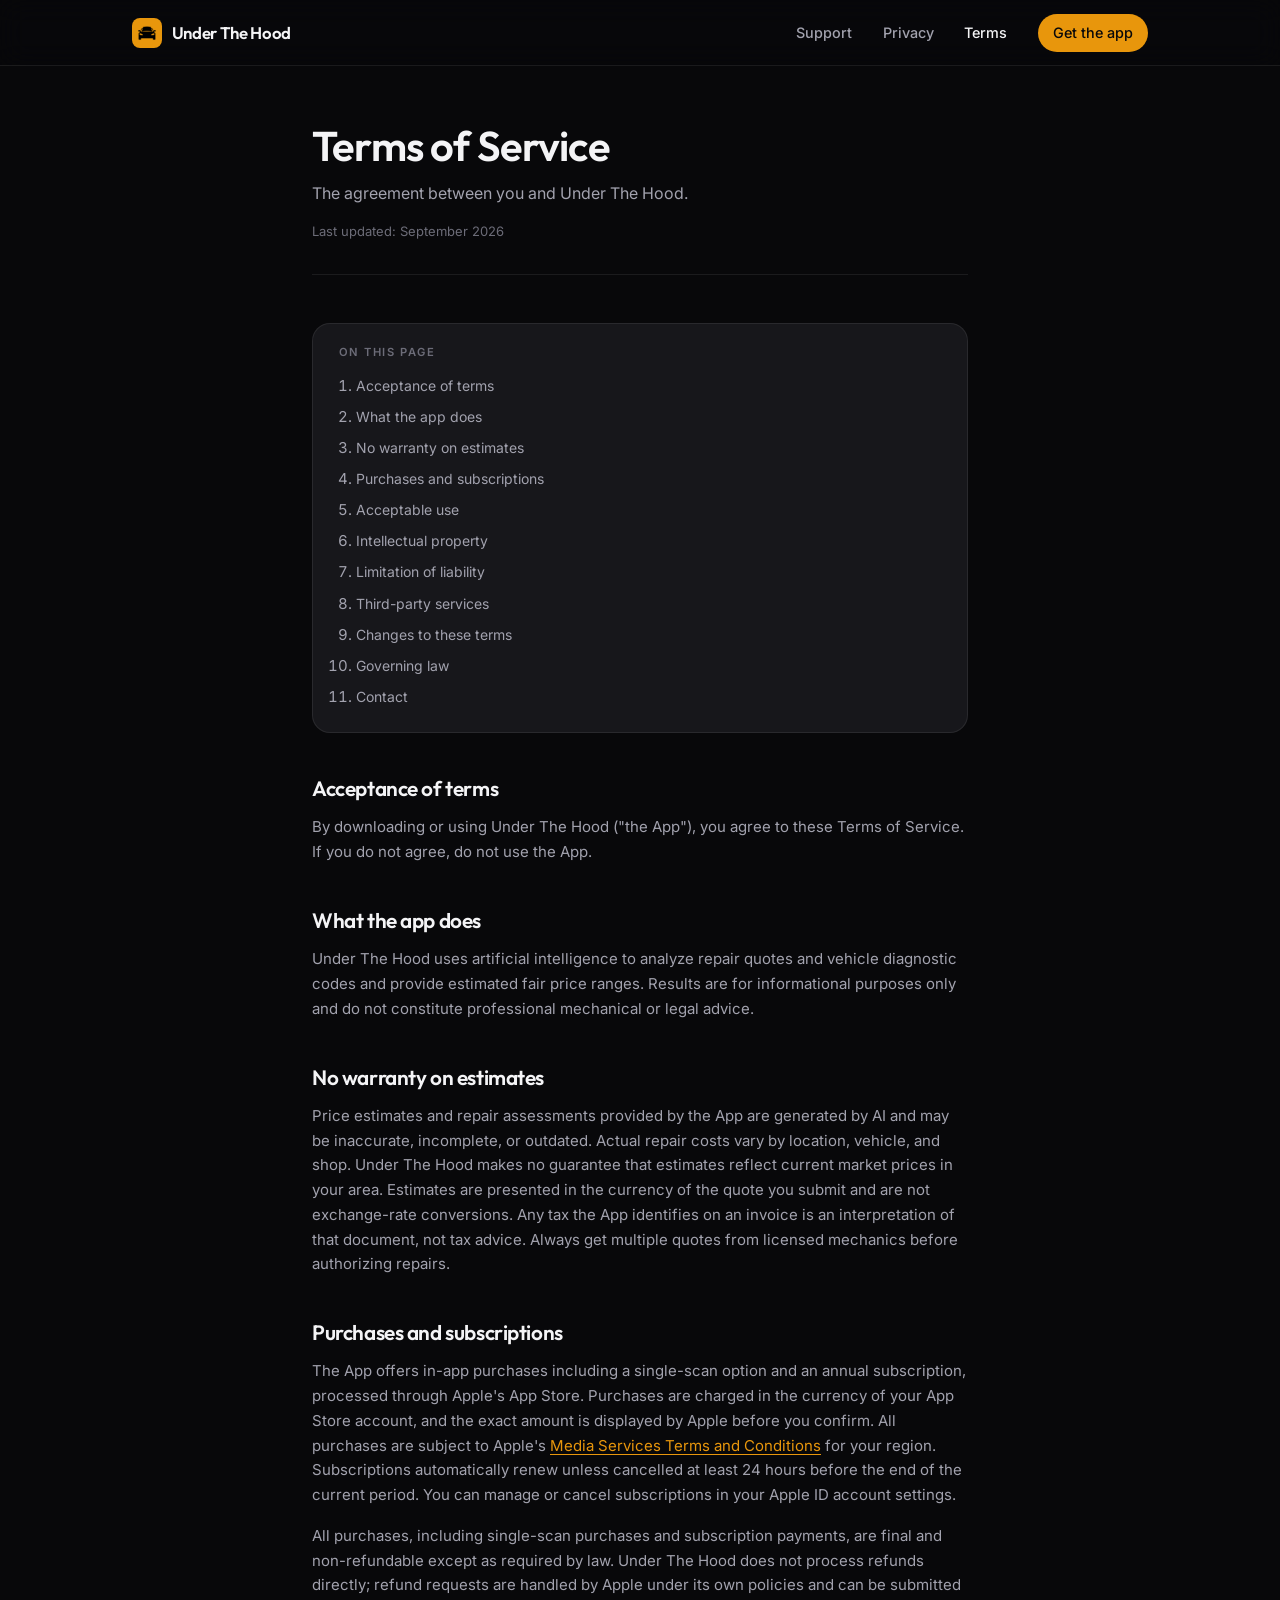
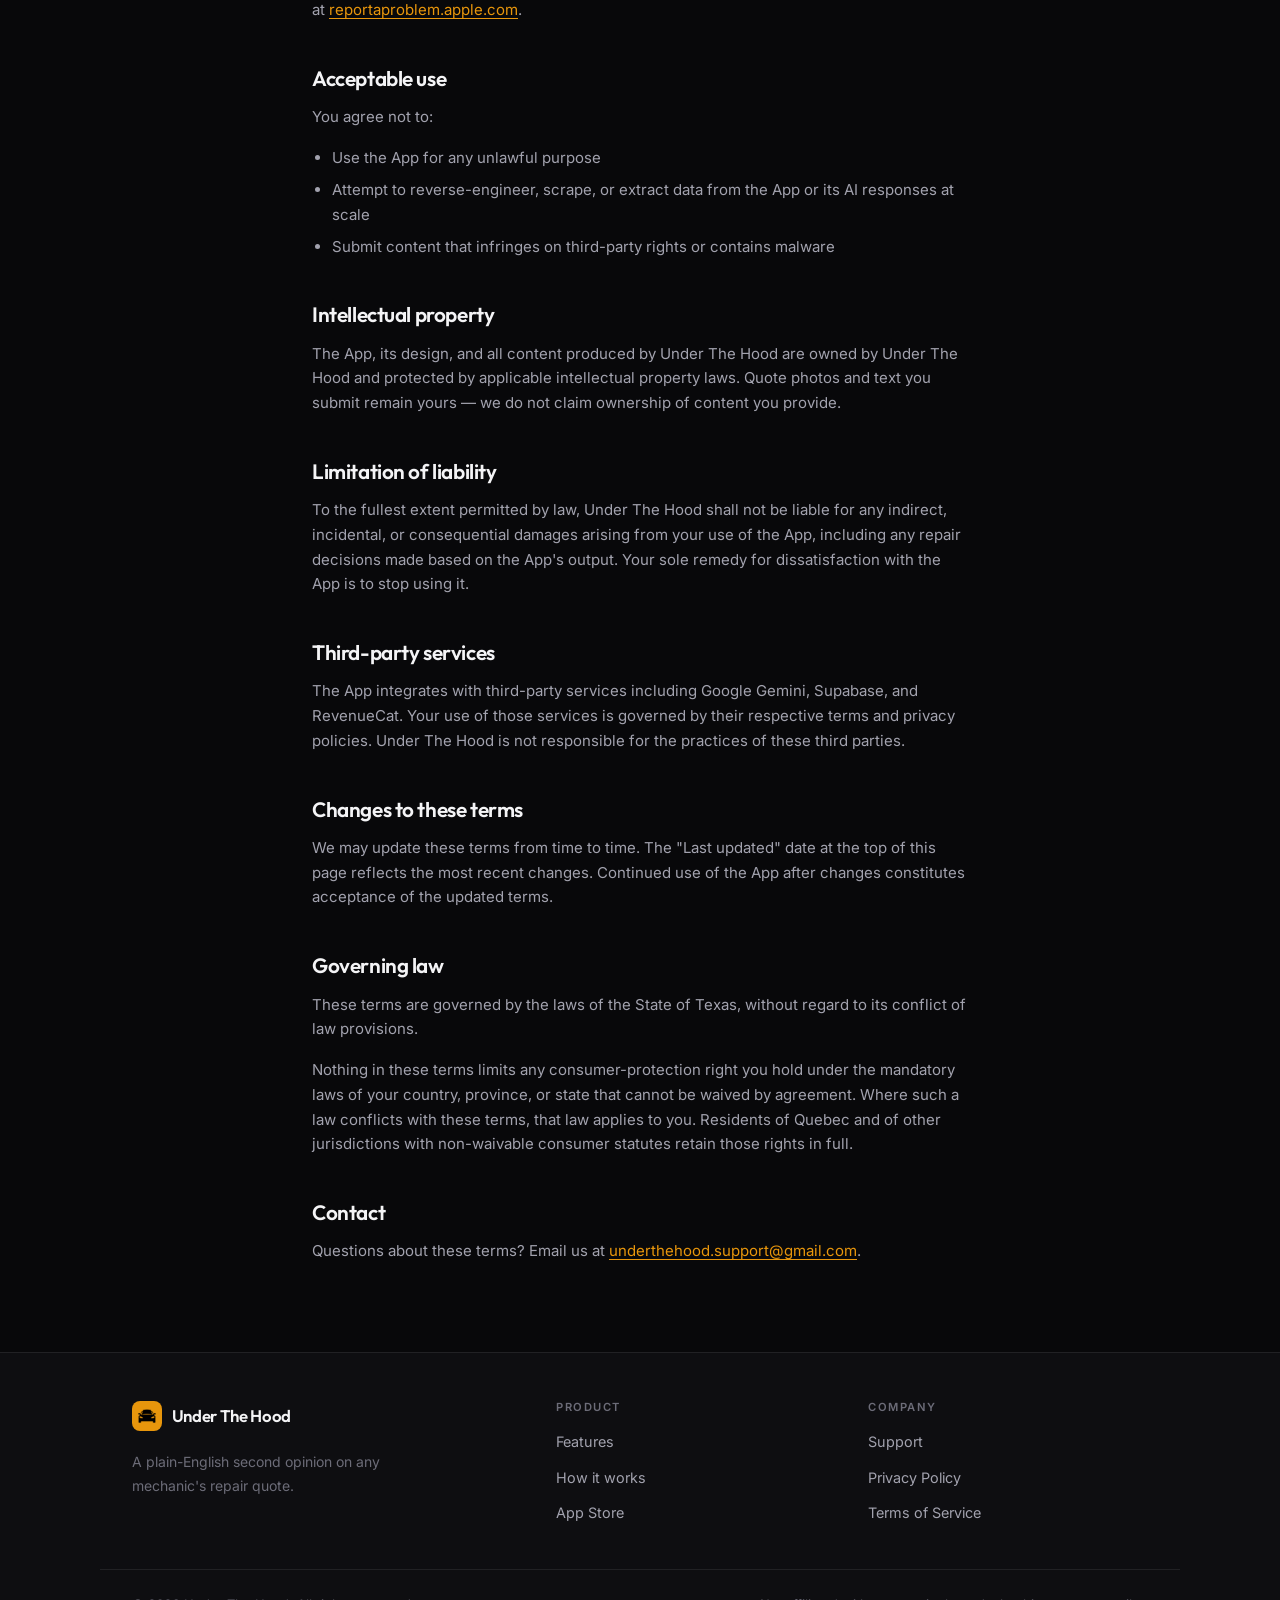
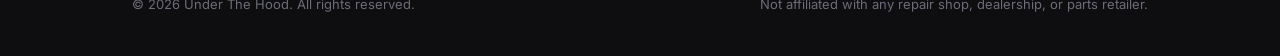
<file: terms.html>
<!DOCTYPE html>
<html lang="en">
<head>
  <meta charset="UTF-8">
  <meta name="viewport" content="width=device-width, initial-scale=1.0">
  <title>Terms of Service — Under The Hood</title>
  <meta name="description" content="The terms that govern use of the Under The Hood app, including purchases, estimates, and liability.">
  <meta name="theme-color" content="#08080A">
  <link rel="icon" type="image/png" sizes="32x32" href="assets/favicon-32.png">
  <link rel="apple-touch-icon" sizes="180x180" href="assets/icon-180.png">
  <link rel="preconnect" href="https://fonts.googleapis.com">
  <link rel="preconnect" href="https://fonts.gstatic.com" crossorigin>
  <link href="https://fonts.googleapis.com/css2?family=Outfit:wght@400;500;600;700&family=Inter:wght@400;500;600&display=swap" rel="stylesheet">
  <link rel="stylesheet" href="assets/styles.css">
</head>
<body>

<a class="skip-link" href="#main">Skip to content</a>

<header class="nav">
  <div class="nav-inner">
    <a class="nav-logo" href="index.html"><img src="assets/icon-180.png" alt="" width="30" height="30">Under The Hood</a>
    <nav class="nav-links" aria-label="Main">
      <a href="support.html">Support</a>
      <a href="privacy.html">Privacy</a>
      <a href="terms.html" aria-current="page">Terms</a>
      <a class="nav-cta" href="https://apps.apple.com/app/id6781524500" target="_blank" rel="noopener">Get the app</a>
    </nav>
  </div>
</header>

<main id="main">
  <div class="prose">
    <div class="doc-header">
      <h1>Terms of Service</h1>
      <p class="subtitle">The agreement between you and Under The Hood.</p>
      <p class="doc-meta">Last updated: September 2026</p>
    </div>

    <div class="doc-body">
      <nav class="toc" aria-label="On this page">
        <h2>On this page</h2>
        <ol>
          <li><a href="#acceptance">Acceptance of terms</a></li>
          <li><a href="#what-it-does">What the app does</a></li>
          <li><a href="#no-warranty">No warranty on estimates</a></li>
          <li><a href="#purchases">Purchases and subscriptions</a></li>
          <li><a href="#acceptable-use">Acceptable use</a></li>
          <li><a href="#ip">Intellectual property</a></li>
          <li><a href="#liability">Limitation of liability</a></li>
          <li><a href="#third-party">Third-party services</a></li>
          <li><a href="#changes">Changes to these terms</a></li>
          <li><a href="#governing-law">Governing law</a></li>
          <li><a href="#contact">Contact</a></li>
        </ol>
      </nav>

      <h2 id="acceptance">Acceptance of terms</h2>
      <p>By downloading or using Under The Hood ("the App"), you agree to these Terms of Service. If you do not agree, do not use the App.</p>

      <h2 id="what-it-does">What the app does</h2>
      <p>Under The Hood uses artificial intelligence to analyze repair quotes and vehicle diagnostic codes and provide estimated fair price ranges. Results are for informational purposes only and do not constitute professional mechanical or legal advice.</p>

      <h2 id="no-warranty">No warranty on estimates</h2>
      <p>Price estimates and repair assessments provided by the App are generated by AI and may be inaccurate, incomplete, or outdated. Actual repair costs vary by location, vehicle, and shop. Under The Hood makes no guarantee that estimates reflect current market prices in your area. Estimates are presented in the currency of the quote you submit and are not exchange-rate conversions. Any tax the App identifies on an invoice is an interpretation of that document, not tax advice. Always get multiple quotes from licensed mechanics before authorizing repairs.</p>

      <h2 id="purchases">Purchases and subscriptions</h2>
      <p>The App offers in-app purchases including a single-scan option and an annual subscription, processed through Apple's App Store. Purchases are charged in the currency of your App Store account, and the exact amount is displayed by Apple before you confirm. All purchases are subject to Apple's <a href="https://www.apple.com/legal/internet-services/itunes/" target="_blank" rel="noopener">Media Services Terms and Conditions</a> for your region. Subscriptions automatically renew unless cancelled at least 24 hours before the end of the current period. You can manage or cancel subscriptions in your Apple ID account settings.</p>

      <p>All purchases, including single-scan purchases and subscription payments, are final and non-refundable except as required by law. Under The Hood does not process refunds directly; refund requests are handled by Apple under its own policies and can be submitted at <a href="https://reportaproblem.apple.com" target="_blank" rel="noopener">reportaproblem.apple.com</a>.</p>

      <h2 id="acceptable-use">Acceptable use</h2>
      <p>You agree not to:</p>
      <ul>
        <li>Use the App for any unlawful purpose</li>
        <li>Attempt to reverse-engineer, scrape, or extract data from the App or its AI responses at scale</li>
        <li>Submit content that infringes on third-party rights or contains malware</li>
      </ul>

      <h2 id="ip">Intellectual property</h2>
      <p>The App, its design, and all content produced by Under The Hood are owned by Under The Hood and protected by applicable intellectual property laws. Quote photos and text you submit remain yours — we do not claim ownership of content you provide.</p>

      <h2 id="liability">Limitation of liability</h2>
      <p>To the fullest extent permitted by law, Under The Hood shall not be liable for any indirect, incidental, or consequential damages arising from your use of the App, including any repair decisions made based on the App's output. Your sole remedy for dissatisfaction with the App is to stop using it.</p>

      <h2 id="third-party">Third-party services</h2>
      <p>The App integrates with third-party services including Google Gemini, Supabase, and RevenueCat. Your use of those services is governed by their respective terms and privacy policies. Under The Hood is not responsible for the practices of these third parties.</p>

      <h2 id="changes">Changes to these terms</h2>
      <p>We may update these terms from time to time. The "Last updated" date at the top of this page reflects the most recent changes. Continued use of the App after changes constitutes acceptance of the updated terms.</p>

      <h2 id="governing-law">Governing law</h2>
      <p>These terms are governed by the laws of the State of Texas, without regard to its conflict of law provisions.</p>
      <p>Nothing in these terms limits any consumer-protection right you hold under the mandatory laws of your country, province, or state that cannot be waived by agreement. Where such a law conflicts with these terms, that law applies to you. Residents of Quebec and of other jurisdictions with non-waivable consumer statutes retain those rights in full.</p>

      <h2 id="contact">Contact</h2>
      <p>Questions about these terms? Email us at <a href="mailto:underthehood.support@gmail.com">underthehood.support@gmail.com</a>.</p>
    </div>
  </div>
</main>

<footer class="footer">
  <div class="footer-grid">
    <div class="footer-brand">
      <a class="nav-logo" href="index.html"><img src="assets/icon-180.png" alt="" width="30" height="30">Under The Hood</a>
      <p>A plain-English second opinion on any mechanic's repair quote.</p>
    </div>
    <div>
      <h4>Product</h4>
      <ul>
        <li><a href="index.html#features">Features</a></li>
        <li><a href="index.html#how">How it works</a></li>
        <li><a href="https://apps.apple.com/app/id6781524500" target="_blank" rel="noopener">App Store</a></li>
      </ul>
    </div>
    <div>
      <h4>Company</h4>
      <ul>
        <li><a href="support.html">Support</a></li>
        <li><a href="privacy.html">Privacy Policy</a></li>
        <li><a href="terms.html">Terms of Service</a></li>
      </ul>
    </div>
  </div>
  <div class="footer-legal">
    <span>&copy; 2026 Under The Hood. All rights reserved.</span>
    <span>Not affiliated with any repair shop, dealership, or parts retailer.</span>
  </div>
</footer>

</body>
</html>
</file>
<file: assets/styles.css>
/* ===========================================================
   Under The Hood - shared design system
   One stylesheet for index / support / privacy / terms.
   Palette matches the app: near-black surfaces, amber accent.
   =========================================================== */

/* ---- Reset ---- */
*, *::before, *::after { box-sizing: border-box; margin: 0; padding: 0; }
img, svg { display: block; max-width: 100%; }
html { color-scheme: dark; scroll-behavior: smooth; }

/* ---- Tokens ---- */
:root {
  /* surfaces */
  --bg:          #08080A;
  --bg-soft:     #0E0E11;
  --surface:     #17171B;
  --surface-2:   #1E1E23;

  /* brand */
  --amber:       #E8960C;
  --amber-lift:  #FFAE2E;
  --amber-dim:   rgba(232,150,12,0.12);
  --amber-glow:  rgba(232,150,12,0.28);

  /* text */
  --text:        #F4F4F6;
  --text-sec:    #A2A2AE;
  --text-ter:    #6C6C78;

  /* verdict colors, same as in-app */
  --fair:        #97C459;
  --caution:     #F0B95F;
  --over:        #F09595;

  /* lines */
  --border:      rgba(255,255,255,0.08);
  --border-hi:   rgba(255,255,255,0.16);

  /* type */
  --font-display: 'Outfit', -apple-system, BlinkMacSystemFont, 'Segoe UI', sans-serif;
  --font-body:    'Inter', -apple-system, BlinkMacSystemFont, 'Segoe UI', sans-serif;

  /* radii */
  --r-sm: 8px;
  --r-md: 12px;
  --r-lg: 18px;
  --r-xl: 26px;

  /* rhythm */
  --gutter: clamp(1.25rem, 4vw, 2rem);
  --section-y: clamp(3.5rem, 9vw, 6.5rem);
  --maxw: 1080px;
  --maxw-prose: 720px;

  --shadow-lift: 0 18px 50px -18px rgba(0,0,0,0.85);
}

/* ---- Base ---- */
body {
  background: var(--bg);
  color: var(--text);
  font-family: var(--font-body);
  font-size: 1rem;
  line-height: 1.65;
  -webkit-font-smoothing: antialiased;
  text-rendering: optimizeLegibility;
}

h1, h2, h3, h4 {
  font-family: var(--font-display);
  font-weight: 600;
  line-height: 1.15;
  letter-spacing: -0.02em;
}

a { color: var(--amber); text-decoration: none; }
a:hover { color: var(--amber-lift); }

:focus-visible {
  outline: 2px solid var(--amber);
  outline-offset: 3px;
  border-radius: var(--r-sm);
}

::selection { background: var(--amber); color: #08080A; }

.skip-link {
  position: absolute; left: -9999px;
  background: var(--amber); color: #08080A;
  padding: 0.6rem 1rem; border-radius: 0 0 var(--r-sm) 0;
  font-weight: 600; z-index: 100;
}
.skip-link:focus { left: 0; top: 0; }

/* ---- Layout helpers ---- */
.wrap  { max-width: var(--maxw);       margin-inline: auto; padding-inline: var(--gutter); }
.prose { max-width: var(--maxw-prose); margin-inline: auto; padding-inline: var(--gutter); }
.section { padding-block: var(--section-y); }

.eyebrow {
  font-family: var(--font-body);
  font-size: 0.75rem; font-weight: 600;
  letter-spacing: 0.14em; text-transform: uppercase;
  color: var(--amber);
  margin-bottom: 0.85rem;
}
.section-title { font-size: clamp(1.6rem, 3.4vw, 2.25rem); margin-bottom: 0.75rem; }
.lede { color: var(--text-sec); font-size: 1.0625rem; max-width: 56ch; }
.center { text-align: center; }
.center .lede { margin-inline: auto; }

/* ---- Nav ---- */
.nav {
  position: sticky; top: 0; z-index: 50;
  background: rgba(8,8,10,0.72);
  backdrop-filter: blur(14px) saturate(140%);
  -webkit-backdrop-filter: blur(14px) saturate(140%);
  border-bottom: 1px solid var(--border);
}
.nav-inner {
  max-width: var(--maxw); margin-inline: auto;
  padding: 0.85rem var(--gutter);
  display: flex; align-items: center; justify-content: space-between; gap: 1rem;
}
.nav-logo {
  display: inline-flex; align-items: center; gap: 0.6rem;
  font-family: var(--font-display); font-size: 1.05rem; font-weight: 600;
  color: var(--text); letter-spacing: -0.02em;
}
.nav-logo:hover { color: var(--text); }
.nav-logo span, .nav-logo { white-space: nowrap; }
.nav-logo img { width: 30px; height: 30px; border-radius: 8px; flex-shrink: 0; }
.nav-links { display: flex; align-items: center; gap: clamp(1rem, 3vw, 1.9rem); }
.nav-links a {
  color: var(--text-sec); font-size: 0.9rem; font-weight: 500;
  transition: color 0.15s ease;
}
.nav-links a:hover { color: var(--text); }
.nav-links a[aria-current="page"] { color: var(--text); }
.nav-cta {
  background: var(--amber); color: #08080A !important;
  padding: 0.45rem 0.95rem; border-radius: 999px;
  font-weight: 600; font-size: 0.85rem;
  transition: background 0.15s ease, transform 0.15s ease;
}
.nav-cta:hover { background: var(--amber-lift); transform: translateY(-1px); }
@media (max-width: 620px) {
  .nav-cta { display: none; }
  /* in-page section anchors are reachable by scrolling; drop them so the
     wordmark and the cross-page links keep a single line */
  .nav-links a[href^="#"] { display: none; }
}
@media (max-width: 380px) {
  .nav-logo { font-size: 0.95rem; }
  .nav-links { gap: 0.9rem; }
}

/* ---- App Store badge ---- */
.store-badge {
  display: inline-block; border-radius: var(--r-md);
  transition: transform 0.18s ease, opacity 0.18s ease;
}
.store-badge:hover { transform: translateY(-2px); opacity: 0.9; }
.store-badge:active { transform: translateY(0); }
.store-badge svg { height: 52px; width: auto; }

/* ---- Buttons ---- */
.btn {
  display: inline-flex; align-items: center; gap: 0.5rem;
  font-family: var(--font-body); font-weight: 600; font-size: 0.925rem;
  padding: 0.75rem 1.4rem; border-radius: var(--r-md);
  transition: transform 0.15s ease, background 0.15s ease, border-color 0.15s ease;
}
.btn-primary { background: var(--amber); color: #08080A; }
.btn-primary:hover { background: var(--amber-lift); color: #08080A; transform: translateY(-2px); }
.btn-ghost { border: 1px solid var(--border-hi); color: var(--text); }
.btn-ghost:hover { border-color: var(--amber); color: var(--amber); transform: translateY(-2px); }

/* ---- Cards ---- */
/* NOTE: min track is 228px so four cards fit the 1080px wrap minus gutters
   (4x228 + 3x18.4 = 967 < 1016). Raising it drops the row to three. */
.card {
  background: var(--surface);
  border: 1px solid var(--border);
  border-radius: var(--r-lg);
  padding: 1.6rem;
  transition: transform 0.22s ease, border-color 0.22s ease, background 0.22s ease;
}
.card:hover { transform: translateY(-3px); border-color: var(--border-hi); background: var(--surface-2); }
.card h3 { font-size: 1.0625rem; font-weight: 600; margin-bottom: 0.4rem; }
.card p  { font-size: 0.9rem; color: var(--text-sec); line-height: 1.6; }

.card-icon {
  width: 42px; height: 42px; border-radius: var(--r-md);
  background: var(--amber-dim);
  display: grid; place-items: center;
  margin-bottom: 1rem;
}
.card-icon svg { width: 21px; height: 21px; stroke: var(--amber); fill: none; stroke-width: 1.75; stroke-linecap: round; stroke-linejoin: round; }

/* ---- Device screenshot frame ---- */
.device { position: relative; }
.device img {
  width: 100%; height: auto;
  border-radius: var(--r-xl);
  filter: drop-shadow(0 26px 60px rgba(0,0,0,0.9));
}
.device::after {
  content: ''; position: absolute; inset: -14% -22% 4%;
  background: radial-gradient(closest-side, var(--amber-glow), transparent 72%);
  z-index: -1; pointer-events: none;
}

/* ---- Footer ---- */
.footer {
  border-top: 1px solid var(--border);
  background: var(--bg-soft);
  padding-block: 3rem 2.5rem;
}
.footer-grid {
  max-width: var(--maxw); margin-inline: auto; padding-inline: var(--gutter);
  display: grid; grid-template-columns: 1.4fr 1fr 1fr; gap: 2.5rem 2rem;
}
@media (max-width: 640px) { .footer-grid { grid-template-columns: 1fr 1fr; } .footer-brand { grid-column: 1 / -1; } }
.footer-brand p { color: var(--text-ter); font-size: 0.875rem; margin-top: 0.75rem; max-width: 34ch; }
.footer h4 {
  font-family: var(--font-body); font-size: 0.7rem; font-weight: 600;
  letter-spacing: 0.14em; text-transform: uppercase;
  color: var(--text-ter); margin-bottom: 0.9rem;
}
.footer ul { list-style: none; display: grid; gap: 0.55rem; }
.footer ul a { color: var(--text-sec); font-size: 0.9rem; }
.footer ul a:hover { color: var(--amber); }
.footer-legal {
  max-width: var(--maxw); margin: 2.75rem auto 0; padding-inline: var(--gutter);
  padding-top: 1.5rem; border-top: 1px solid var(--border);
  color: var(--text-ter); font-size: 0.8125rem;
  display: flex; flex-wrap: wrap; gap: 0.5rem 1.25rem; justify-content: space-between;
}

/* ---- Document pages (support / privacy / terms) ---- */
.doc-header { padding: 3.5rem 0 2rem; border-bottom: 1px solid var(--border); }
.doc-header h1 { font-size: clamp(1.9rem, 4.5vw, 2.6rem); margin-bottom: 0.6rem; }
.doc-header .subtitle { color: var(--text-sec); }
.doc-meta { color: var(--text-ter); font-size: 0.8125rem; margin-top: 0.9rem; }

.doc-body { padding-block: 3rem 4.5rem; }
.doc-body h2 {
  font-size: 1.3rem; margin: 2.75rem 0 0.9rem;
  scroll-margin-top: 5rem;
}
.doc-body h2:first-child { margin-top: 0; }
.doc-body h3 { font-size: 1.02rem; margin: 1.6rem 0 0.5rem; }
.doc-body p, .doc-body li { color: var(--text-sec); font-size: 0.9375rem; }
.doc-body p { margin-bottom: 1rem; }
.doc-body ul, .doc-body ol { margin: 0 0 1.25rem 1.25rem; display: grid; gap: 0.45rem; }
.doc-body strong { color: var(--text); font-weight: 600; }
.doc-body a { text-decoration: underline; text-underline-offset: 3px; }
.doc-body .btn,
.doc-body .faq-nav a,
.doc-body .toc a,
.doc-body summary a { text-decoration: none; }

/* ---- Table of contents (legal pages) ---- */
.toc {
  background: var(--surface); border: 1px solid var(--border);
  border-radius: var(--r-lg); padding: 1.4rem 1.6rem; margin-bottom: 2.75rem;
}
.toc h2 {
  font-family: var(--font-body) !important; font-size: 0.7rem !important; font-weight: 600;
  letter-spacing: 0.14em; text-transform: uppercase; color: var(--text-ter);
  margin: 0 0 0.9rem !important;
}
.toc ol { margin: 0; padding-left: 1.1rem; display: grid; gap: 0.4rem; }
.toc a { color: var(--text-sec); font-size: 0.875rem; text-decoration: none; }
.toc a:hover { color: var(--amber); }

/* ---- FAQ accordions ---- */
.faq-nav {
  display: flex; flex-wrap: wrap; gap: 0.5rem;
  margin-bottom: 2.5rem;
}
.faq-nav a {
  border: 1px solid var(--border); border-radius: 999px;
  padding: 0.4rem 0.9rem; font-size: 0.825rem; font-weight: 500;
  color: var(--text-sec); transition: border-color 0.15s, color 0.15s;
}
.faq-nav a:hover { border-color: var(--amber); color: var(--amber); }

.faq-group { margin-bottom: 2.75rem; scroll-margin-top: 5rem; }
.faq-group > h2 {
  font-family: var(--font-body); font-size: 0.72rem; font-weight: 600;
  letter-spacing: 0.14em; text-transform: uppercase; color: var(--amber);
  margin-bottom: 1rem;
}

.faq-item { border-bottom: 1px solid var(--border); }
.faq-item:first-of-type { border-top: 1px solid var(--border); }
.faq-item > summary {
  list-style: none; cursor: pointer;
  display: flex; align-items: flex-start; justify-content: space-between; gap: 1rem;
  padding: 1.05rem 0;
  font-size: 0.9375rem; font-weight: 500; color: var(--text);
  transition: color 0.15s ease;
}
.faq-item > summary::-webkit-details-marker { display: none; }
.faq-item > summary:hover { color: var(--amber); }
.faq-item > summary::after {
  content: ''; flex-shrink: 0; margin-top: 0.42rem;
  width: 9px; height: 9px;
  border-right: 2px solid var(--text-ter); border-bottom: 2px solid var(--text-ter);
  transform: rotate(45deg); transition: transform 0.2s ease, border-color 0.2s ease;
}
.faq-item[open] > summary { color: var(--amber); }
.faq-item[open] > summary::after { transform: rotate(-135deg); border-color: var(--amber); }
.faq-answer { padding: 0 0 1.15rem; }
.faq-answer p { font-size: 0.9rem; color: var(--text-sec); margin-bottom: 0.75rem; }
.faq-answer p:last-child { margin-bottom: 0; }
.faq-answer em { color: var(--text); font-style: normal; background: var(--surface-2); padding: 0.05em 0.35em; border-radius: 4px; }

/* ---- Contact box ---- */
.contact-box {
  background: linear-gradient(160deg, var(--surface-2), var(--surface));
  border: 1px solid var(--border-hi);
  border-radius: var(--r-lg);
  padding: 2rem; margin-top: 3rem;
}
.contact-box h2 { font-size: 1.2rem; margin-bottom: 0.5rem; }
.contact-box p { color: var(--text-sec); font-size: 0.9rem; margin-bottom: 1.35rem; }

/* ---- Motion ---- */
.reveal { opacity: 0; transform: translateY(16px); transition: opacity 0.55s ease, transform 0.55s ease; }
.reveal.in { opacity: 1; transform: none; }

@media (prefers-reduced-motion: reduce) {
  html { scroll-behavior: auto; }
  *, *::before, *::after { animation-duration: 0.01ms !important; transition-duration: 0.01ms !important; }
  .reveal { opacity: 1; transform: none; }
}
</file>
